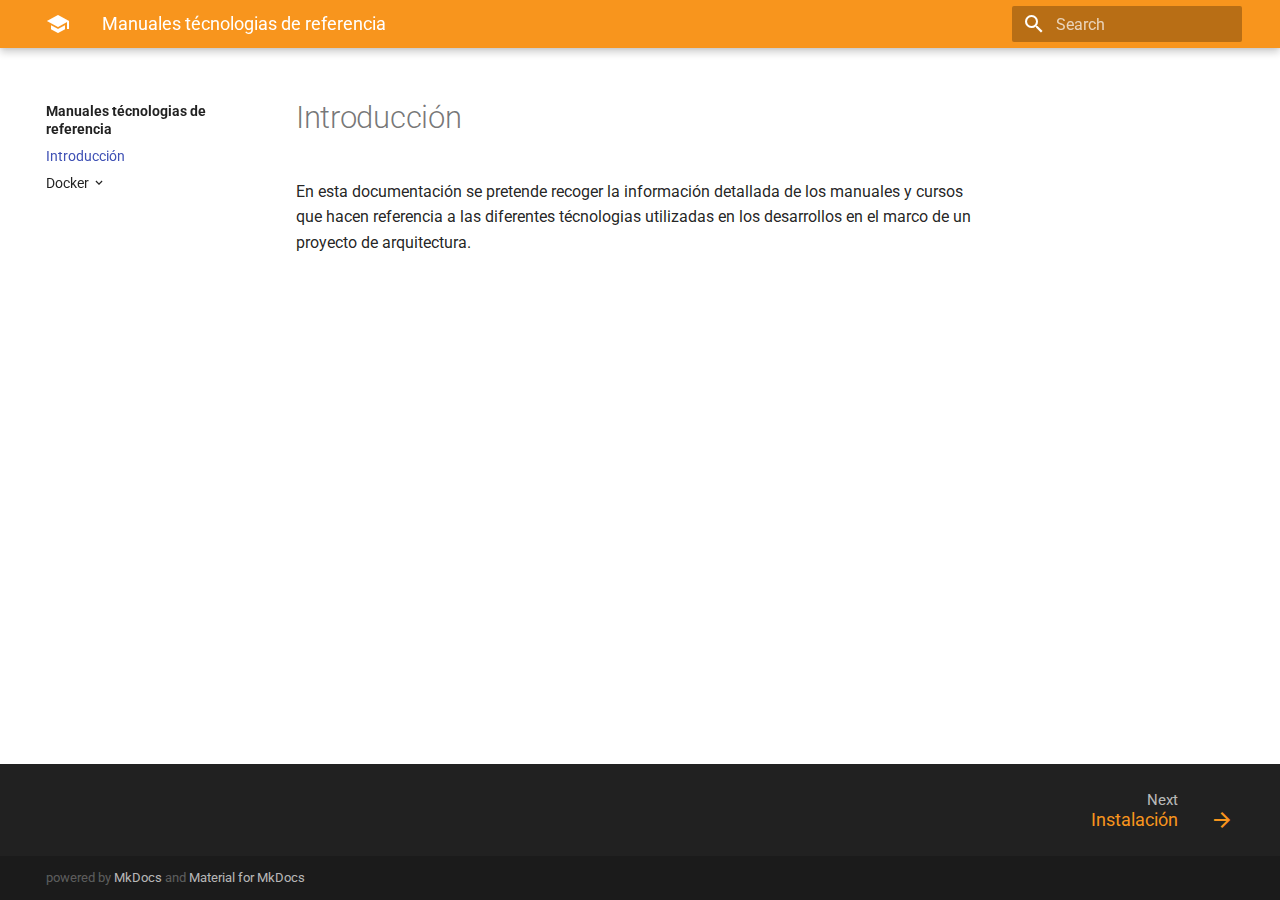
<file: site/index.html>
<!DOCTYPE html>
<html lang="en" class="no-js">
  <head>
    
      <meta charset="utf-8">
      <meta name="viewport" content="width=device-width,initial-scale=1">
      <meta http-equiv="x-ua-compatible" content="ie=edge">
      
      
      
      
        <meta name="lang:clipboard.copy" content="Copy to clipboard">
      
        <meta name="lang:clipboard.copied" content="Copied to clipboard">
      
        <meta name="lang:search.language" content="en">
      
        <meta name="lang:search.pipeline.stopwords" content="True">
      
        <meta name="lang:search.pipeline.trimmer" content="True">
      
        <meta name="lang:search.result.none" content="No matching documents">
      
        <meta name="lang:search.result.one" content="1 matching document">
      
        <meta name="lang:search.result.other" content="# matching documents">
      
        <meta name="lang:search.tokenizer" content="[\s\-]+">
      
      <link rel="shortcut icon" href="./assets/images/favicon.png">
      <meta name="generator" content="mkdocs-0.17.4, mkdocs-material-2.8.0">
    
    
      
        <title>Manuales técnologias de referencia</title>
      
    
    
      <link rel="stylesheet" href="./assets/stylesheets/application.e8ff00e1.css">
      
    
    
      <script src="./assets/javascripts/modernizr.1aa3b519.js"></script>
    
    
      <link href="https://fonts.gstatic.com" rel="preconnect" crossorigin>
      
        <link rel="stylesheet" href="https://fonts.googleapis.com/css?family=Roboto:300,400,400i,700|Roboto+Mono">
        <style>body,input{font-family:"Roboto","Helvetica Neue",Helvetica,Arial,sans-serif}code,kbd,pre{font-family:"Roboto Mono","Courier New",Courier,monospace}</style>
      
    
    <link rel="stylesheet" href="./assets/fonts/material-icons.css">
    
      <link rel="stylesheet" href="./extra.css">
    
    
  </head>
  
    <body dir="ltr">
  
    <svg class="md-svg">
      <defs>
        
        
      </defs>
    </svg>
    <input class="md-toggle" data-md-toggle="drawer" type="checkbox" id="__drawer" autocomplete="off">
    <input class="md-toggle" data-md-toggle="search" type="checkbox" id="__search" autocomplete="off">
    <label class="md-overlay" data-md-component="overlay" for="__drawer"></label>
    
      <a href="#introduccion" tabindex="1" class="md-skip">
        Skip to content
      </a>
    
    
      <header class="md-header" data-md-component="header">
  <nav class="md-header-nav md-grid">
    <div class="md-flex">
      <div class="md-flex__cell md-flex__cell--shrink">
        <a href="." title="Manuales técnologias de referencia" class="md-header-nav__button md-logo">
          
            <i class="md-icon"></i>
          
        </a>
      </div>
      <div class="md-flex__cell md-flex__cell--shrink">
        <label class="md-icon md-icon--menu md-header-nav__button" for="__drawer"></label>
      </div>
      <div class="md-flex__cell md-flex__cell--stretch">
        <div class="md-flex__ellipsis md-header-nav__title" data-md-component="title">
          
            
              <span class="md-header-nav__topic">
                Manuales técnologias de referencia
              </span>
              <span class="md-header-nav__topic">
                Introducción
              </span>
            
          
        </div>
      </div>
      <div class="md-flex__cell md-flex__cell--shrink">
        
          
            <label class="md-icon md-icon--search md-header-nav__button" for="__search"></label>
            
<div class="md-search" data-md-component="search" role="dialog">
  <label class="md-search__overlay" for="__search"></label>
  <div class="md-search__inner" role="search">
    <form class="md-search__form" name="search">
      <input type="text" class="md-search__input" name="query" placeholder="Search" autocapitalize="off" autocorrect="off" autocomplete="off" spellcheck="false" data-md-component="query" data-md-state="active">
      <label class="md-icon md-search__icon" for="__search"></label>
      <button type="reset" class="md-icon md-search__icon" data-md-component="reset" tabindex="-1">
        &#xE5CD;
      </button>
    </form>
    <div class="md-search__output">
      <div class="md-search__scrollwrap" data-md-scrollfix>
        <div class="md-search-result" data-md-component="result">
          <div class="md-search-result__meta">
            Type to start searching
          </div>
          <ol class="md-search-result__list"></ol>
        </div>
      </div>
    </div>
  </div>
</div>
          
        
      </div>
      
    </div>
  </nav>
</header>
    
    <div class="md-container">
      
        
      
      
      <main class="md-main">
        <div class="md-main__inner md-grid" data-md-component="container">
          
            
              <div class="md-sidebar md-sidebar--primary" data-md-component="navigation">
                <div class="md-sidebar__scrollwrap">
                  <div class="md-sidebar__inner">
                    <nav class="md-nav md-nav--primary" data-md-level="0">
  <label class="md-nav__title md-nav__title--site" for="__drawer">
    <span class="md-nav__button md-logo">
      
        <i class="md-icon"></i>
      
    </span>
    Manuales técnologias de referencia
  </label>
  
  <ul class="md-nav__list" data-md-scrollfix>
    
      
      
      

  


  <li class="md-nav__item md-nav__item--active">
    
    <input class="md-toggle md-nav__toggle" data-md-toggle="toc" type="checkbox" id="__toc">
    
      
    
    
    <a href="." title="Introducción" class="md-nav__link md-nav__link--active">
      Introducción
    </a>
    
  </li>

    
      
      
      


  <li class="md-nav__item md-nav__item--nested">
    
      <input class="md-toggle md-nav__toggle" data-md-toggle="nav-2" type="checkbox" id="nav-2">
    
    <label class="md-nav__link" for="nav-2">
      Docker
    </label>
    <nav class="md-nav" data-md-component="collapsible" data-md-level="1">
      <label class="md-nav__title" for="nav-2">
        Docker
      </label>
      <ul class="md-nav__list" data-md-scrollfix>
        
        
          
          
          


  <li class="md-nav__item">
    <a href="docker/instalacion/" title="Instalación" class="md-nav__link">
      Instalación
    </a>
  </li>

        
          
          
          


  <li class="md-nav__item">
    <a href="docker/imagenes/" title="Imagenes" class="md-nav__link">
      Imagenes
    </a>
  </li>

        
          
          
          


  <li class="md-nav__item">
    <a href="docker/contenedores/" title="Contenedores" class="md-nav__link">
      Contenedores
    </a>
  </li>

        
      </ul>
    </nav>
  </li>

    
  </ul>
</nav>
                  </div>
                </div>
              </div>
            
            
              <div class="md-sidebar md-sidebar--secondary" data-md-component="toc">
                <div class="md-sidebar__scrollwrap">
                  <div class="md-sidebar__inner">
                    
<nav class="md-nav md-nav--secondary">
  
  
    
  
  
</nav>
                  </div>
                </div>
              </div>
            
          
          <div class="md-content">
            <article class="md-content__inner md-typeset">
              
                
                
                <h1 id="introduccion">Introducción</h1>
<p>En esta documentación se pretende recoger la información detallada de los manuales y cursos que hacen referencia a las diferentes técnologias utilizadas en los desarrollos en el marco de un proyecto de arquitectura.</p>
                
                  
                
              
              
                


              
            </article>
          </div>
        </div>
      </main>
      
        
<footer class="md-footer">
  
    <div class="md-footer-nav">
      <nav class="md-footer-nav__inner md-grid">
        
        
          <a href="docker/instalacion/" title="Instalación" class="md-flex md-footer-nav__link md-footer-nav__link--next" rel="next">
            <div class="md-flex__cell md-flex__cell--stretch md-footer-nav__title">
              <span class="md-flex__ellipsis">
                <span class="md-footer-nav__direction">
                  Next
                </span>
                Instalación
              </span>
            </div>
            <div class="md-flex__cell md-flex__cell--shrink">
              <i class="md-icon md-icon--arrow-forward md-footer-nav__button"></i>
            </div>
          </a>
        
      </nav>
    </div>
  
  <div class="md-footer-meta md-typeset">
    <div class="md-footer-meta__inner md-grid">
      <div class="md-footer-copyright">
        
        powered by
        <a href="https://www.mkdocs.org">MkDocs</a>
        and
        <a href="https://squidfunk.github.io/mkdocs-material/">
          Material for MkDocs</a>
      </div>
      
        
      
    </div>
  </div>
</footer>
      
    </div>
    
      <script src="./assets/javascripts/application.a59e2a89.js"></script>
      
      <script>app.initialize({version:"0.17.4",url:{base:"."}})</script>
      
    
    
      
    
  </body>
</html>
</file>
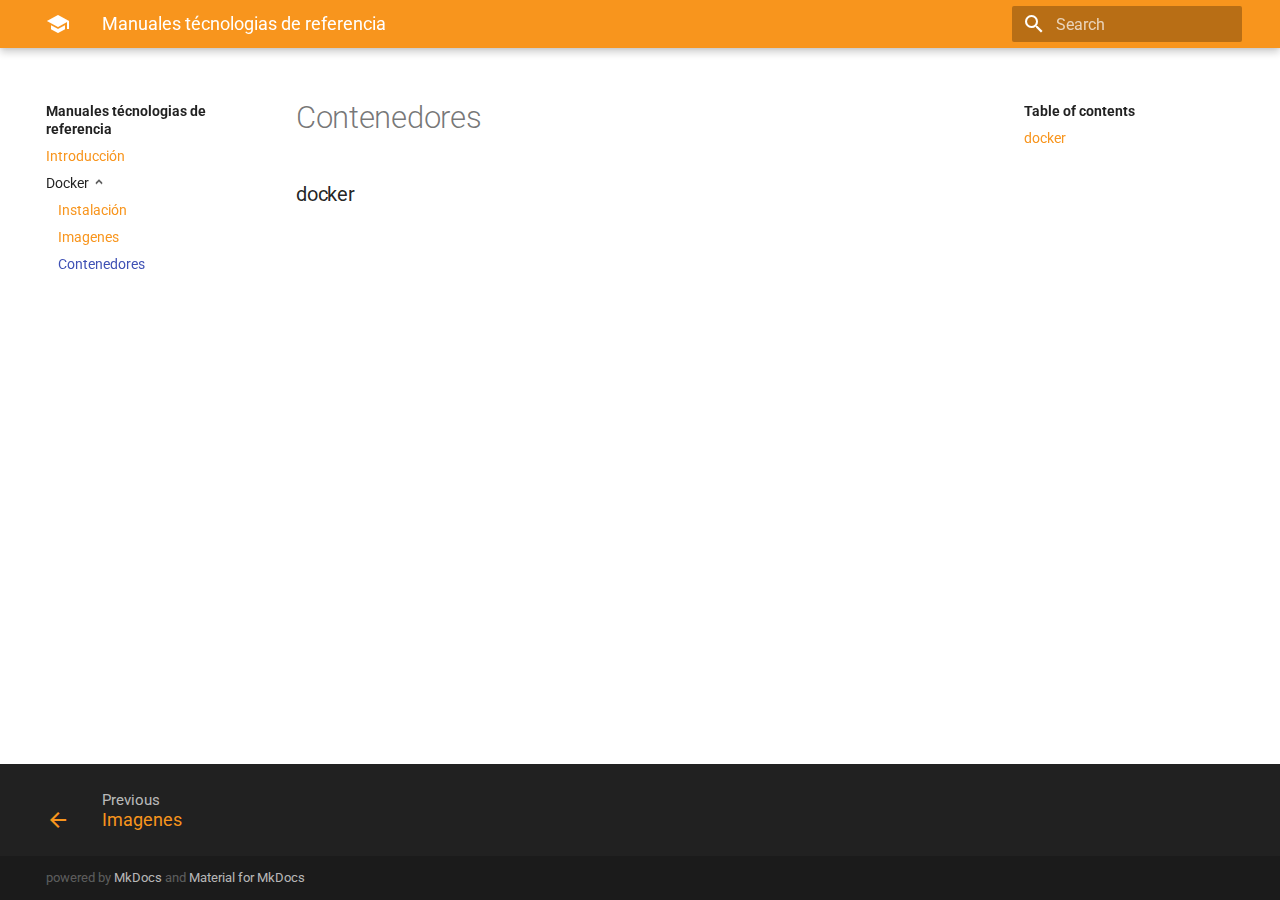
<file: site/docker/contenedores/index.html>
<!DOCTYPE html>
<html lang="en" class="no-js">
  <head>
    
      <meta charset="utf-8">
      <meta name="viewport" content="width=device-width,initial-scale=1">
      <meta http-equiv="x-ua-compatible" content="ie=edge">
      
      
      
      
        <meta name="lang:clipboard.copy" content="Copy to clipboard">
      
        <meta name="lang:clipboard.copied" content="Copied to clipboard">
      
        <meta name="lang:search.language" content="en">
      
        <meta name="lang:search.pipeline.stopwords" content="True">
      
        <meta name="lang:search.pipeline.trimmer" content="True">
      
        <meta name="lang:search.result.none" content="No matching documents">
      
        <meta name="lang:search.result.one" content="1 matching document">
      
        <meta name="lang:search.result.other" content="# matching documents">
      
        <meta name="lang:search.tokenizer" content="[\s\-]+">
      
      <link rel="shortcut icon" href="../../assets/images/favicon.png">
      <meta name="generator" content="mkdocs-0.17.4, mkdocs-material-2.8.0">
    
    
      
        <title>Contenedores - Manuales técnologias de referencia</title>
      
    
    
      <link rel="stylesheet" href="../../assets/stylesheets/application.e8ff00e1.css">
      
    
    
      <script src="../../assets/javascripts/modernizr.1aa3b519.js"></script>
    
    
      <link href="https://fonts.gstatic.com" rel="preconnect" crossorigin>
      
        <link rel="stylesheet" href="https://fonts.googleapis.com/css?family=Roboto:300,400,400i,700|Roboto+Mono">
        <style>body,input{font-family:"Roboto","Helvetica Neue",Helvetica,Arial,sans-serif}code,kbd,pre{font-family:"Roboto Mono","Courier New",Courier,monospace}</style>
      
    
    <link rel="stylesheet" href="../../assets/fonts/material-icons.css">
    
      <link rel="stylesheet" href="../../extra.css">
    
    
  </head>
  
    <body dir="ltr">
  
    <svg class="md-svg">
      <defs>
        
        
      </defs>
    </svg>
    <input class="md-toggle" data-md-toggle="drawer" type="checkbox" id="__drawer" autocomplete="off">
    <input class="md-toggle" data-md-toggle="search" type="checkbox" id="__search" autocomplete="off">
    <label class="md-overlay" data-md-component="overlay" for="__drawer"></label>
    
      <a href="#docker" tabindex="1" class="md-skip">
        Skip to content
      </a>
    
    
      <header class="md-header" data-md-component="header">
  <nav class="md-header-nav md-grid">
    <div class="md-flex">
      <div class="md-flex__cell md-flex__cell--shrink">
        <a href="../.." title="Manuales técnologias de referencia" class="md-header-nav__button md-logo">
          
            <i class="md-icon"></i>
          
        </a>
      </div>
      <div class="md-flex__cell md-flex__cell--shrink">
        <label class="md-icon md-icon--menu md-header-nav__button" for="__drawer"></label>
      </div>
      <div class="md-flex__cell md-flex__cell--stretch">
        <div class="md-flex__ellipsis md-header-nav__title" data-md-component="title">
          
            
              <span class="md-header-nav__topic">
                Manuales técnologias de referencia
              </span>
              <span class="md-header-nav__topic">
                Contenedores
              </span>
            
          
        </div>
      </div>
      <div class="md-flex__cell md-flex__cell--shrink">
        
          
            <label class="md-icon md-icon--search md-header-nav__button" for="__search"></label>
            
<div class="md-search" data-md-component="search" role="dialog">
  <label class="md-search__overlay" for="__search"></label>
  <div class="md-search__inner" role="search">
    <form class="md-search__form" name="search">
      <input type="text" class="md-search__input" name="query" placeholder="Search" autocapitalize="off" autocorrect="off" autocomplete="off" spellcheck="false" data-md-component="query" data-md-state="active">
      <label class="md-icon md-search__icon" for="__search"></label>
      <button type="reset" class="md-icon md-search__icon" data-md-component="reset" tabindex="-1">
        &#xE5CD;
      </button>
    </form>
    <div class="md-search__output">
      <div class="md-search__scrollwrap" data-md-scrollfix>
        <div class="md-search-result" data-md-component="result">
          <div class="md-search-result__meta">
            Type to start searching
          </div>
          <ol class="md-search-result__list"></ol>
        </div>
      </div>
    </div>
  </div>
</div>
          
        
      </div>
      
    </div>
  </nav>
</header>
    
    <div class="md-container">
      
        
      
      
      <main class="md-main">
        <div class="md-main__inner md-grid" data-md-component="container">
          
            
              <div class="md-sidebar md-sidebar--primary" data-md-component="navigation">
                <div class="md-sidebar__scrollwrap">
                  <div class="md-sidebar__inner">
                    <nav class="md-nav md-nav--primary" data-md-level="0">
  <label class="md-nav__title md-nav__title--site" for="__drawer">
    <span class="md-nav__button md-logo">
      
        <i class="md-icon"></i>
      
    </span>
    Manuales técnologias de referencia
  </label>
  
  <ul class="md-nav__list" data-md-scrollfix>
    
      
      
      


  <li class="md-nav__item">
    <a href="../.." title="Introducción" class="md-nav__link">
      Introducción
    </a>
  </li>

    
      
      
      

  


  <li class="md-nav__item md-nav__item--active md-nav__item--nested">
    
      <input class="md-toggle md-nav__toggle" data-md-toggle="nav-2" type="checkbox" id="nav-2" checked>
    
    <label class="md-nav__link" for="nav-2">
      Docker
    </label>
    <nav class="md-nav" data-md-component="collapsible" data-md-level="1">
      <label class="md-nav__title" for="nav-2">
        Docker
      </label>
      <ul class="md-nav__list" data-md-scrollfix>
        
        
          
          
          


  <li class="md-nav__item">
    <a href="../instalacion/" title="Instalación" class="md-nav__link">
      Instalación
    </a>
  </li>

        
          
          
          


  <li class="md-nav__item">
    <a href="../imagenes/" title="Imagenes" class="md-nav__link">
      Imagenes
    </a>
  </li>

        
          
          
          

  


  <li class="md-nav__item md-nav__item--active">
    
    <input class="md-toggle md-nav__toggle" data-md-toggle="toc" type="checkbox" id="__toc">
    
    
      <label class="md-nav__link md-nav__link--active" for="__toc">
        Contenedores
      </label>
    
    <a href="./" title="Contenedores" class="md-nav__link md-nav__link--active">
      Contenedores
    </a>
    
      
<nav class="md-nav md-nav--secondary">
  
  
  
    <label class="md-nav__title" for="__toc">Table of contents</label>
    <ul class="md-nav__list" data-md-scrollfix>
      
        <li class="md-nav__item">
  <a href="#docker" title="docker" class="md-nav__link">
    docker
  </a>
  
</li>
      
      
      
      
      
    </ul>
  
</nav>
    
  </li>

        
      </ul>
    </nav>
  </li>

    
  </ul>
</nav>
                  </div>
                </div>
              </div>
            
            
              <div class="md-sidebar md-sidebar--secondary" data-md-component="toc">
                <div class="md-sidebar__scrollwrap">
                  <div class="md-sidebar__inner">
                    
<nav class="md-nav md-nav--secondary">
  
  
  
    <label class="md-nav__title" for="__toc">Table of contents</label>
    <ul class="md-nav__list" data-md-scrollfix>
      
        <li class="md-nav__item">
  <a href="#docker" title="docker" class="md-nav__link">
    docker
  </a>
  
</li>
      
      
      
      
      
    </ul>
  
</nav>
                  </div>
                </div>
              </div>
            
          
          <div class="md-content">
            <article class="md-content__inner md-typeset">
              
                
                
                  <h1>Contenedores</h1>
                
                <h3 id="docker">docker</h3>
                
                  
                
              
              
                


              
            </article>
          </div>
        </div>
      </main>
      
        
<footer class="md-footer">
  
    <div class="md-footer-nav">
      <nav class="md-footer-nav__inner md-grid">
        
          <a href="../imagenes/" title="Imagenes" class="md-flex md-footer-nav__link md-footer-nav__link--prev" rel="prev">
            <div class="md-flex__cell md-flex__cell--shrink">
              <i class="md-icon md-icon--arrow-back md-footer-nav__button"></i>
            </div>
            <div class="md-flex__cell md-flex__cell--stretch md-footer-nav__title">
              <span class="md-flex__ellipsis">
                <span class="md-footer-nav__direction">
                  Previous
                </span>
                Imagenes
              </span>
            </div>
          </a>
        
        
      </nav>
    </div>
  
  <div class="md-footer-meta md-typeset">
    <div class="md-footer-meta__inner md-grid">
      <div class="md-footer-copyright">
        
        powered by
        <a href="https://www.mkdocs.org">MkDocs</a>
        and
        <a href="https://squidfunk.github.io/mkdocs-material/">
          Material for MkDocs</a>
      </div>
      
        
      
    </div>
  </div>
</footer>
      
    </div>
    
      <script src="../../assets/javascripts/application.a59e2a89.js"></script>
      
      <script>app.initialize({version:"0.17.4",url:{base:"../.."}})</script>
      
    
    
      
    
  </body>
</html>
</file>
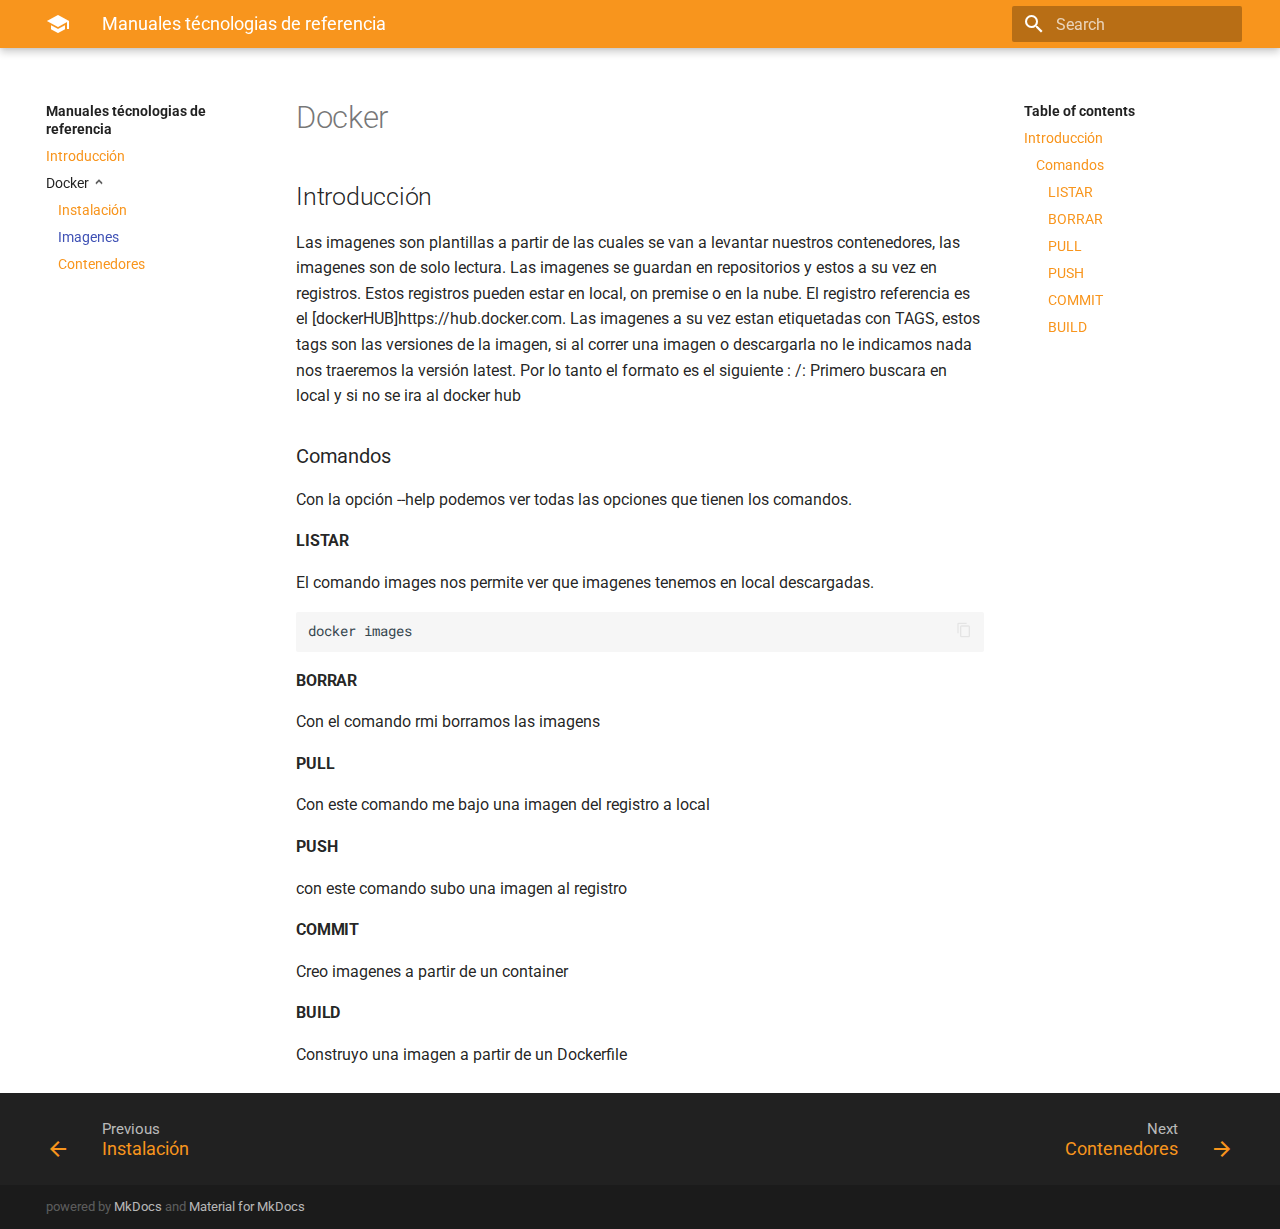
<file: site/docker/imagenes/index.html>
<!DOCTYPE html>
<html lang="en" class="no-js">
  <head>
    
      <meta charset="utf-8">
      <meta name="viewport" content="width=device-width,initial-scale=1">
      <meta http-equiv="x-ua-compatible" content="ie=edge">
      
      
      
      
        <meta name="lang:clipboard.copy" content="Copy to clipboard">
      
        <meta name="lang:clipboard.copied" content="Copied to clipboard">
      
        <meta name="lang:search.language" content="en">
      
        <meta name="lang:search.pipeline.stopwords" content="True">
      
        <meta name="lang:search.pipeline.trimmer" content="True">
      
        <meta name="lang:search.result.none" content="No matching documents">
      
        <meta name="lang:search.result.one" content="1 matching document">
      
        <meta name="lang:search.result.other" content="# matching documents">
      
        <meta name="lang:search.tokenizer" content="[\s\-]+">
      
      <link rel="shortcut icon" href="../../assets/images/favicon.png">
      <meta name="generator" content="mkdocs-0.17.4, mkdocs-material-2.8.0">
    
    
      
        <title>Imagenes - Manuales técnologias de referencia</title>
      
    
    
      <link rel="stylesheet" href="../../assets/stylesheets/application.e8ff00e1.css">
      
    
    
      <script src="../../assets/javascripts/modernizr.1aa3b519.js"></script>
    
    
      <link href="https://fonts.gstatic.com" rel="preconnect" crossorigin>
      
        <link rel="stylesheet" href="https://fonts.googleapis.com/css?family=Roboto:300,400,400i,700|Roboto+Mono">
        <style>body,input{font-family:"Roboto","Helvetica Neue",Helvetica,Arial,sans-serif}code,kbd,pre{font-family:"Roboto Mono","Courier New",Courier,monospace}</style>
      
    
    <link rel="stylesheet" href="../../assets/fonts/material-icons.css">
    
      <link rel="stylesheet" href="../../extra.css">
    
    
  </head>
  
    <body dir="ltr">
  
    <svg class="md-svg">
      <defs>
        
        
      </defs>
    </svg>
    <input class="md-toggle" data-md-toggle="drawer" type="checkbox" id="__drawer" autocomplete="off">
    <input class="md-toggle" data-md-toggle="search" type="checkbox" id="__search" autocomplete="off">
    <label class="md-overlay" data-md-component="overlay" for="__drawer"></label>
    
      <a href="#docker" tabindex="1" class="md-skip">
        Skip to content
      </a>
    
    
      <header class="md-header" data-md-component="header">
  <nav class="md-header-nav md-grid">
    <div class="md-flex">
      <div class="md-flex__cell md-flex__cell--shrink">
        <a href="../.." title="Manuales técnologias de referencia" class="md-header-nav__button md-logo">
          
            <i class="md-icon"></i>
          
        </a>
      </div>
      <div class="md-flex__cell md-flex__cell--shrink">
        <label class="md-icon md-icon--menu md-header-nav__button" for="__drawer"></label>
      </div>
      <div class="md-flex__cell md-flex__cell--stretch">
        <div class="md-flex__ellipsis md-header-nav__title" data-md-component="title">
          
            
              <span class="md-header-nav__topic">
                Manuales técnologias de referencia
              </span>
              <span class="md-header-nav__topic">
                Imagenes
              </span>
            
          
        </div>
      </div>
      <div class="md-flex__cell md-flex__cell--shrink">
        
          
            <label class="md-icon md-icon--search md-header-nav__button" for="__search"></label>
            
<div class="md-search" data-md-component="search" role="dialog">
  <label class="md-search__overlay" for="__search"></label>
  <div class="md-search__inner" role="search">
    <form class="md-search__form" name="search">
      <input type="text" class="md-search__input" name="query" placeholder="Search" autocapitalize="off" autocorrect="off" autocomplete="off" spellcheck="false" data-md-component="query" data-md-state="active">
      <label class="md-icon md-search__icon" for="__search"></label>
      <button type="reset" class="md-icon md-search__icon" data-md-component="reset" tabindex="-1">
        &#xE5CD;
      </button>
    </form>
    <div class="md-search__output">
      <div class="md-search__scrollwrap" data-md-scrollfix>
        <div class="md-search-result" data-md-component="result">
          <div class="md-search-result__meta">
            Type to start searching
          </div>
          <ol class="md-search-result__list"></ol>
        </div>
      </div>
    </div>
  </div>
</div>
          
        
      </div>
      
    </div>
  </nav>
</header>
    
    <div class="md-container">
      
        
      
      
      <main class="md-main">
        <div class="md-main__inner md-grid" data-md-component="container">
          
            
              <div class="md-sidebar md-sidebar--primary" data-md-component="navigation">
                <div class="md-sidebar__scrollwrap">
                  <div class="md-sidebar__inner">
                    <nav class="md-nav md-nav--primary" data-md-level="0">
  <label class="md-nav__title md-nav__title--site" for="__drawer">
    <span class="md-nav__button md-logo">
      
        <i class="md-icon"></i>
      
    </span>
    Manuales técnologias de referencia
  </label>
  
  <ul class="md-nav__list" data-md-scrollfix>
    
      
      
      


  <li class="md-nav__item">
    <a href="../.." title="Introducción" class="md-nav__link">
      Introducción
    </a>
  </li>

    
      
      
      

  


  <li class="md-nav__item md-nav__item--active md-nav__item--nested">
    
      <input class="md-toggle md-nav__toggle" data-md-toggle="nav-2" type="checkbox" id="nav-2" checked>
    
    <label class="md-nav__link" for="nav-2">
      Docker
    </label>
    <nav class="md-nav" data-md-component="collapsible" data-md-level="1">
      <label class="md-nav__title" for="nav-2">
        Docker
      </label>
      <ul class="md-nav__list" data-md-scrollfix>
        
        
          
          
          


  <li class="md-nav__item">
    <a href="../instalacion/" title="Instalación" class="md-nav__link">
      Instalación
    </a>
  </li>

        
          
          
          

  


  <li class="md-nav__item md-nav__item--active">
    
    <input class="md-toggle md-nav__toggle" data-md-toggle="toc" type="checkbox" id="__toc">
    
      
    
    
      <label class="md-nav__link md-nav__link--active" for="__toc">
        Imagenes
      </label>
    
    <a href="./" title="Imagenes" class="md-nav__link md-nav__link--active">
      Imagenes
    </a>
    
      
<nav class="md-nav md-nav--secondary">
  
  
    
  
  
    <label class="md-nav__title" for="__toc">Table of contents</label>
    <ul class="md-nav__list" data-md-scrollfix>
      
        <li class="md-nav__item">
  <a href="#introduccion" title="Introducción" class="md-nav__link">
    Introducción
  </a>
  
    <nav class="md-nav">
      <ul class="md-nav__list">
        
          <li class="md-nav__item">
  <a href="#comandos" title="Comandos" class="md-nav__link">
    Comandos
  </a>
  
    <nav class="md-nav">
      <ul class="md-nav__list">
        
          <li class="md-nav__item">
  <a href="#listar" title="LISTAR" class="md-nav__link">
    LISTAR
  </a>
  
</li>
        
          <li class="md-nav__item">
  <a href="#borrar" title="BORRAR" class="md-nav__link">
    BORRAR
  </a>
  
</li>
        
          <li class="md-nav__item">
  <a href="#pull" title="PULL" class="md-nav__link">
    PULL
  </a>
  
</li>
        
          <li class="md-nav__item">
  <a href="#push" title="PUSH" class="md-nav__link">
    PUSH
  </a>
  
</li>
        
          <li class="md-nav__item">
  <a href="#commit" title="COMMIT" class="md-nav__link">
    COMMIT
  </a>
  
</li>
        
          <li class="md-nav__item">
  <a href="#build" title="BUILD" class="md-nav__link">
    BUILD
  </a>
  
</li>
        
      </ul>
    </nav>
  
</li>
        
      </ul>
    </nav>
  
</li>
      
      
      
      
      
    </ul>
  
</nav>
    
  </li>

        
          
          
          


  <li class="md-nav__item">
    <a href="../contenedores/" title="Contenedores" class="md-nav__link">
      Contenedores
    </a>
  </li>

        
      </ul>
    </nav>
  </li>

    
  </ul>
</nav>
                  </div>
                </div>
              </div>
            
            
              <div class="md-sidebar md-sidebar--secondary" data-md-component="toc">
                <div class="md-sidebar__scrollwrap">
                  <div class="md-sidebar__inner">
                    
<nav class="md-nav md-nav--secondary">
  
  
    
  
  
    <label class="md-nav__title" for="__toc">Table of contents</label>
    <ul class="md-nav__list" data-md-scrollfix>
      
        <li class="md-nav__item">
  <a href="#introduccion" title="Introducción" class="md-nav__link">
    Introducción
  </a>
  
    <nav class="md-nav">
      <ul class="md-nav__list">
        
          <li class="md-nav__item">
  <a href="#comandos" title="Comandos" class="md-nav__link">
    Comandos
  </a>
  
    <nav class="md-nav">
      <ul class="md-nav__list">
        
          <li class="md-nav__item">
  <a href="#listar" title="LISTAR" class="md-nav__link">
    LISTAR
  </a>
  
</li>
        
          <li class="md-nav__item">
  <a href="#borrar" title="BORRAR" class="md-nav__link">
    BORRAR
  </a>
  
</li>
        
          <li class="md-nav__item">
  <a href="#pull" title="PULL" class="md-nav__link">
    PULL
  </a>
  
</li>
        
          <li class="md-nav__item">
  <a href="#push" title="PUSH" class="md-nav__link">
    PUSH
  </a>
  
</li>
        
          <li class="md-nav__item">
  <a href="#commit" title="COMMIT" class="md-nav__link">
    COMMIT
  </a>
  
</li>
        
          <li class="md-nav__item">
  <a href="#build" title="BUILD" class="md-nav__link">
    BUILD
  </a>
  
</li>
        
      </ul>
    </nav>
  
</li>
        
      </ul>
    </nav>
  
</li>
      
      
      
      
      
    </ul>
  
</nav>
                  </div>
                </div>
              </div>
            
          
          <div class="md-content">
            <article class="md-content__inner md-typeset">
              
                
                
                <h1 id="docker">Docker</h1>
<h2 id="introduccion">Introducción</h2>
<p>Las imagenes son plantillas a partir de las cuales se van a levantar nuestros contenedores, las imagenes son de solo lectura. Las imagenes se guardan en 
repositorios y estos a su vez en registros. Estos registros pueden estar en local, on premise o en la nube. El registro referencia es el [dockerHUB]https://hub.docker.com.
Las imagenes a su vez estan etiquetadas con TAGS, estos tags son las versiones de la imagen, si al correr una imagen o descargarla no le indicamos nada nos traeremos la versión latest. Por lo tanto el formato es el siguiente :
<repositorio>/<nombreimagen>:<tag>
Primero buscara en local y si no se ira al docker hub</p>
<h3 id="comandos">Comandos</h3>
<p>Con la opción --help podemos ver todas las opciones que tienen los comandos.</p>
<h4 id="listar">LISTAR</h4>
<p>El comando images nos permite ver que imagenes tenemos en local descargadas. </p>
<pre><code class="bash">docker images
</code></pre>

<h4 id="borrar">BORRAR</h4>
<p>Con el comando rmi borramos las imagens</p>
<h4 id="pull">PULL</h4>
<p>Con este comando me bajo una imagen del registro a local</p>
<h4 id="push">PUSH</h4>
<p>con este comando subo una imagen al registro</p>
<h4 id="commit">COMMIT</h4>
<p>Creo imagenes a partir de un container</p>
<h4 id="build">BUILD</h4>
<p>Construyo una imagen a partir de un Dockerfile</p>
                
                  
                
              
              
                


              
            </article>
          </div>
        </div>
      </main>
      
        
<footer class="md-footer">
  
    <div class="md-footer-nav">
      <nav class="md-footer-nav__inner md-grid">
        
          <a href="../instalacion/" title="Instalación" class="md-flex md-footer-nav__link md-footer-nav__link--prev" rel="prev">
            <div class="md-flex__cell md-flex__cell--shrink">
              <i class="md-icon md-icon--arrow-back md-footer-nav__button"></i>
            </div>
            <div class="md-flex__cell md-flex__cell--stretch md-footer-nav__title">
              <span class="md-flex__ellipsis">
                <span class="md-footer-nav__direction">
                  Previous
                </span>
                Instalación
              </span>
            </div>
          </a>
        
        
          <a href="../contenedores/" title="Contenedores" class="md-flex md-footer-nav__link md-footer-nav__link--next" rel="next">
            <div class="md-flex__cell md-flex__cell--stretch md-footer-nav__title">
              <span class="md-flex__ellipsis">
                <span class="md-footer-nav__direction">
                  Next
                </span>
                Contenedores
              </span>
            </div>
            <div class="md-flex__cell md-flex__cell--shrink">
              <i class="md-icon md-icon--arrow-forward md-footer-nav__button"></i>
            </div>
          </a>
        
      </nav>
    </div>
  
  <div class="md-footer-meta md-typeset">
    <div class="md-footer-meta__inner md-grid">
      <div class="md-footer-copyright">
        
        powered by
        <a href="https://www.mkdocs.org">MkDocs</a>
        and
        <a href="https://squidfunk.github.io/mkdocs-material/">
          Material for MkDocs</a>
      </div>
      
        
      
    </div>
  </div>
</footer>
      
    </div>
    
      <script src="../../assets/javascripts/application.a59e2a89.js"></script>
      
      <script>app.initialize({version:"0.17.4",url:{base:"../.."}})</script>
      
    
    
      
    
  </body>
</html>
</file>
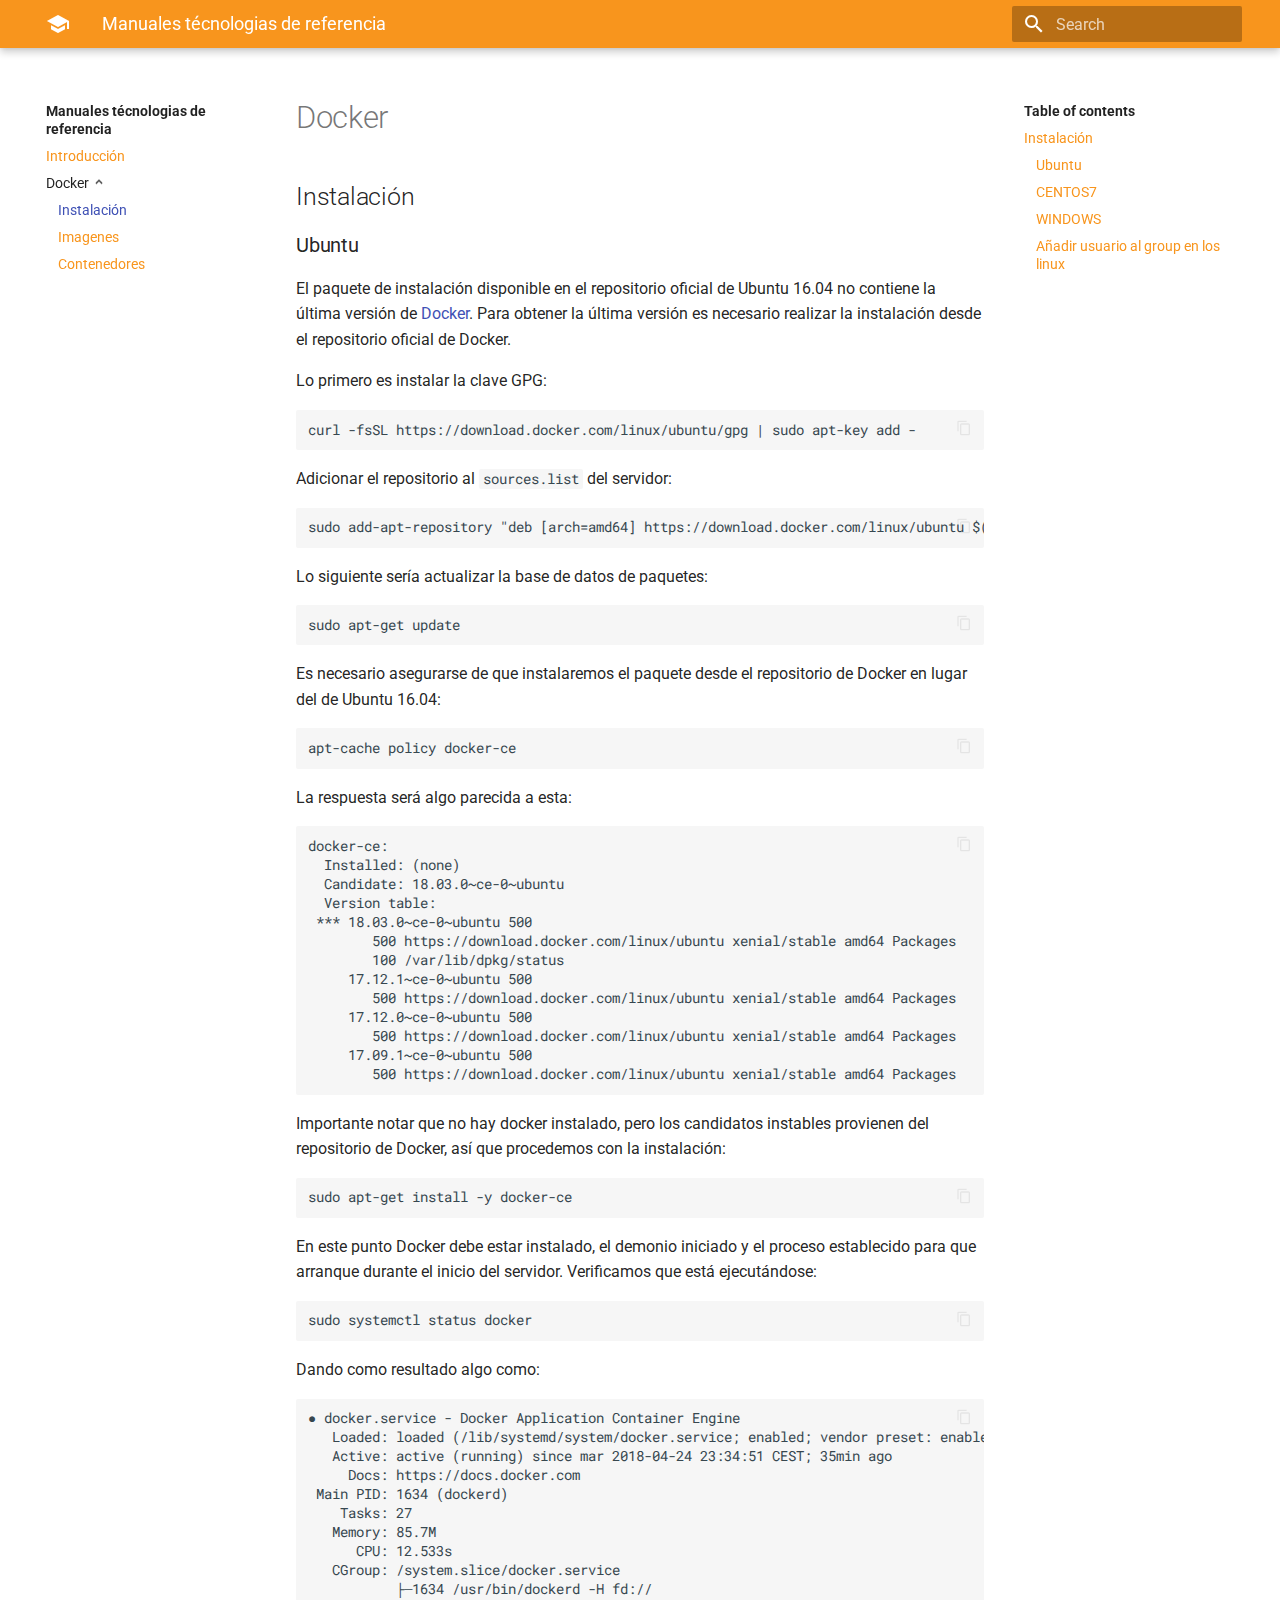
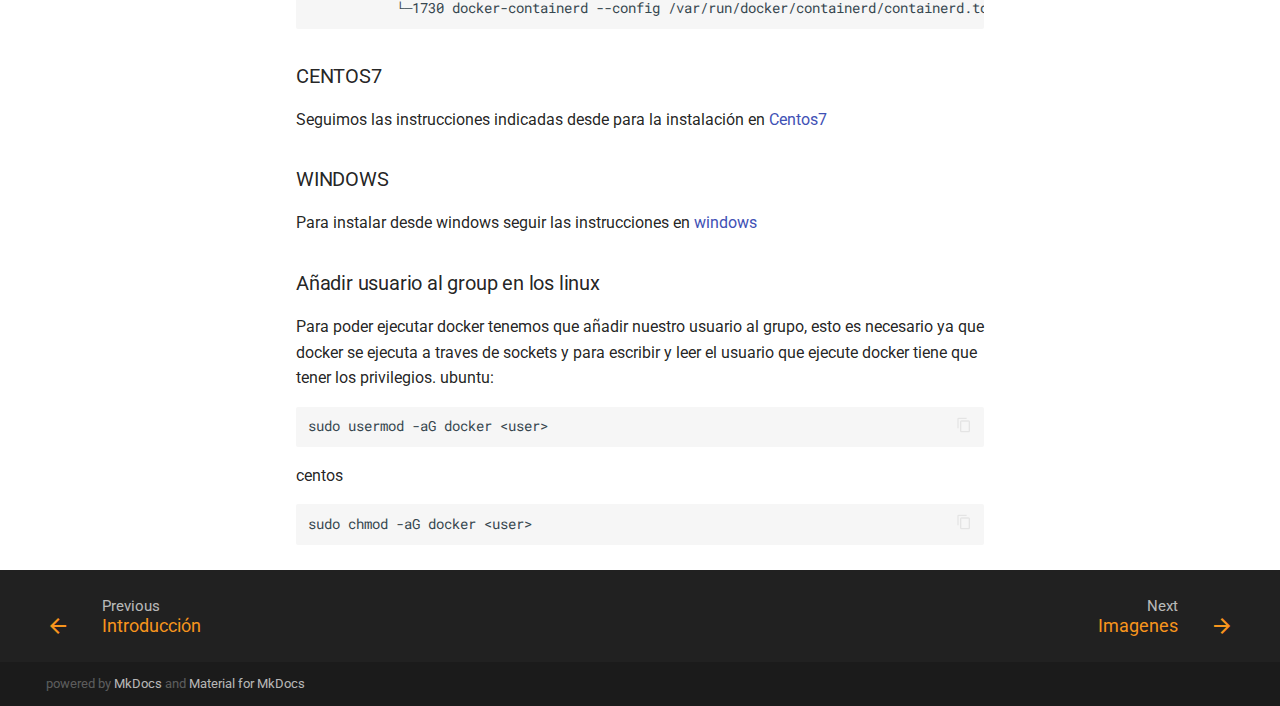
<file: site/docker/instalacion/index.html>
<!DOCTYPE html>
<html lang="en" class="no-js">
  <head>
    
      <meta charset="utf-8">
      <meta name="viewport" content="width=device-width,initial-scale=1">
      <meta http-equiv="x-ua-compatible" content="ie=edge">
      
      
      
      
        <meta name="lang:clipboard.copy" content="Copy to clipboard">
      
        <meta name="lang:clipboard.copied" content="Copied to clipboard">
      
        <meta name="lang:search.language" content="en">
      
        <meta name="lang:search.pipeline.stopwords" content="True">
      
        <meta name="lang:search.pipeline.trimmer" content="True">
      
        <meta name="lang:search.result.none" content="No matching documents">
      
        <meta name="lang:search.result.one" content="1 matching document">
      
        <meta name="lang:search.result.other" content="# matching documents">
      
        <meta name="lang:search.tokenizer" content="[\s\-]+">
      
      <link rel="shortcut icon" href="../../assets/images/favicon.png">
      <meta name="generator" content="mkdocs-0.17.4, mkdocs-material-2.8.0">
    
    
      
        <title>Instalación - Manuales técnologias de referencia</title>
      
    
    
      <link rel="stylesheet" href="../../assets/stylesheets/application.e8ff00e1.css">
      
    
    
      <script src="../../assets/javascripts/modernizr.1aa3b519.js"></script>
    
    
      <link href="https://fonts.gstatic.com" rel="preconnect" crossorigin>
      
        <link rel="stylesheet" href="https://fonts.googleapis.com/css?family=Roboto:300,400,400i,700|Roboto+Mono">
        <style>body,input{font-family:"Roboto","Helvetica Neue",Helvetica,Arial,sans-serif}code,kbd,pre{font-family:"Roboto Mono","Courier New",Courier,monospace}</style>
      
    
    <link rel="stylesheet" href="../../assets/fonts/material-icons.css">
    
      <link rel="stylesheet" href="../../extra.css">
    
    
  </head>
  
    <body dir="ltr">
  
    <svg class="md-svg">
      <defs>
        
        
      </defs>
    </svg>
    <input class="md-toggle" data-md-toggle="drawer" type="checkbox" id="__drawer" autocomplete="off">
    <input class="md-toggle" data-md-toggle="search" type="checkbox" id="__search" autocomplete="off">
    <label class="md-overlay" data-md-component="overlay" for="__drawer"></label>
    
      <a href="#docker" tabindex="1" class="md-skip">
        Skip to content
      </a>
    
    
      <header class="md-header" data-md-component="header">
  <nav class="md-header-nav md-grid">
    <div class="md-flex">
      <div class="md-flex__cell md-flex__cell--shrink">
        <a href="../.." title="Manuales técnologias de referencia" class="md-header-nav__button md-logo">
          
            <i class="md-icon"></i>
          
        </a>
      </div>
      <div class="md-flex__cell md-flex__cell--shrink">
        <label class="md-icon md-icon--menu md-header-nav__button" for="__drawer"></label>
      </div>
      <div class="md-flex__cell md-flex__cell--stretch">
        <div class="md-flex__ellipsis md-header-nav__title" data-md-component="title">
          
            
              <span class="md-header-nav__topic">
                Manuales técnologias de referencia
              </span>
              <span class="md-header-nav__topic">
                Instalación
              </span>
            
          
        </div>
      </div>
      <div class="md-flex__cell md-flex__cell--shrink">
        
          
            <label class="md-icon md-icon--search md-header-nav__button" for="__search"></label>
            
<div class="md-search" data-md-component="search" role="dialog">
  <label class="md-search__overlay" for="__search"></label>
  <div class="md-search__inner" role="search">
    <form class="md-search__form" name="search">
      <input type="text" class="md-search__input" name="query" placeholder="Search" autocapitalize="off" autocorrect="off" autocomplete="off" spellcheck="false" data-md-component="query" data-md-state="active">
      <label class="md-icon md-search__icon" for="__search"></label>
      <button type="reset" class="md-icon md-search__icon" data-md-component="reset" tabindex="-1">
        &#xE5CD;
      </button>
    </form>
    <div class="md-search__output">
      <div class="md-search__scrollwrap" data-md-scrollfix>
        <div class="md-search-result" data-md-component="result">
          <div class="md-search-result__meta">
            Type to start searching
          </div>
          <ol class="md-search-result__list"></ol>
        </div>
      </div>
    </div>
  </div>
</div>
          
        
      </div>
      
    </div>
  </nav>
</header>
    
    <div class="md-container">
      
        
      
      
      <main class="md-main">
        <div class="md-main__inner md-grid" data-md-component="container">
          
            
              <div class="md-sidebar md-sidebar--primary" data-md-component="navigation">
                <div class="md-sidebar__scrollwrap">
                  <div class="md-sidebar__inner">
                    <nav class="md-nav md-nav--primary" data-md-level="0">
  <label class="md-nav__title md-nav__title--site" for="__drawer">
    <span class="md-nav__button md-logo">
      
        <i class="md-icon"></i>
      
    </span>
    Manuales técnologias de referencia
  </label>
  
  <ul class="md-nav__list" data-md-scrollfix>
    
      
      
      


  <li class="md-nav__item">
    <a href="../.." title="Introducción" class="md-nav__link">
      Introducción
    </a>
  </li>

    
      
      
      

  


  <li class="md-nav__item md-nav__item--active md-nav__item--nested">
    
      <input class="md-toggle md-nav__toggle" data-md-toggle="nav-2" type="checkbox" id="nav-2" checked>
    
    <label class="md-nav__link" for="nav-2">
      Docker
    </label>
    <nav class="md-nav" data-md-component="collapsible" data-md-level="1">
      <label class="md-nav__title" for="nav-2">
        Docker
      </label>
      <ul class="md-nav__list" data-md-scrollfix>
        
        
          
          
          

  


  <li class="md-nav__item md-nav__item--active">
    
    <input class="md-toggle md-nav__toggle" data-md-toggle="toc" type="checkbox" id="__toc">
    
      
    
    
      <label class="md-nav__link md-nav__link--active" for="__toc">
        Instalación
      </label>
    
    <a href="./" title="Instalación" class="md-nav__link md-nav__link--active">
      Instalación
    </a>
    
      
<nav class="md-nav md-nav--secondary">
  
  
    
  
  
    <label class="md-nav__title" for="__toc">Table of contents</label>
    <ul class="md-nav__list" data-md-scrollfix>
      
        <li class="md-nav__item">
  <a href="#instalacion" title="Instalación" class="md-nav__link">
    Instalación
  </a>
  
    <nav class="md-nav">
      <ul class="md-nav__list">
        
          <li class="md-nav__item">
  <a href="#ubuntu" title="Ubuntu" class="md-nav__link">
    Ubuntu
  </a>
  
</li>
        
          <li class="md-nav__item">
  <a href="#centos7" title="CENTOS7" class="md-nav__link">
    CENTOS7
  </a>
  
</li>
        
          <li class="md-nav__item">
  <a href="#windows" title="WINDOWS" class="md-nav__link">
    WINDOWS
  </a>
  
</li>
        
          <li class="md-nav__item">
  <a href="#anadir-usuario-al-group-en-los-linux" title="Añadir usuario al group en los linux" class="md-nav__link">
    Añadir usuario al group en los linux
  </a>
  
</li>
        
      </ul>
    </nav>
  
</li>
      
      
      
      
      
    </ul>
  
</nav>
    
  </li>

        
          
          
          


  <li class="md-nav__item">
    <a href="../imagenes/" title="Imagenes" class="md-nav__link">
      Imagenes
    </a>
  </li>

        
          
          
          


  <li class="md-nav__item">
    <a href="../contenedores/" title="Contenedores" class="md-nav__link">
      Contenedores
    </a>
  </li>

        
      </ul>
    </nav>
  </li>

    
  </ul>
</nav>
                  </div>
                </div>
              </div>
            
            
              <div class="md-sidebar md-sidebar--secondary" data-md-component="toc">
                <div class="md-sidebar__scrollwrap">
                  <div class="md-sidebar__inner">
                    
<nav class="md-nav md-nav--secondary">
  
  
    
  
  
    <label class="md-nav__title" for="__toc">Table of contents</label>
    <ul class="md-nav__list" data-md-scrollfix>
      
        <li class="md-nav__item">
  <a href="#instalacion" title="Instalación" class="md-nav__link">
    Instalación
  </a>
  
    <nav class="md-nav">
      <ul class="md-nav__list">
        
          <li class="md-nav__item">
  <a href="#ubuntu" title="Ubuntu" class="md-nav__link">
    Ubuntu
  </a>
  
</li>
        
          <li class="md-nav__item">
  <a href="#centos7" title="CENTOS7" class="md-nav__link">
    CENTOS7
  </a>
  
</li>
        
          <li class="md-nav__item">
  <a href="#windows" title="WINDOWS" class="md-nav__link">
    WINDOWS
  </a>
  
</li>
        
          <li class="md-nav__item">
  <a href="#anadir-usuario-al-group-en-los-linux" title="Añadir usuario al group en los linux" class="md-nav__link">
    Añadir usuario al group en los linux
  </a>
  
</li>
        
      </ul>
    </nav>
  
</li>
      
      
      
      
      
    </ul>
  
</nav>
                  </div>
                </div>
              </div>
            
          
          <div class="md-content">
            <article class="md-content__inner md-typeset">
              
                
                
                <h1 id="docker">Docker</h1>
<h2 id="instalacion">Instalación</h2>
<h3 id="ubuntu">Ubuntu</h3>
<p>El paquete de instalación disponible en el repositorio oficial de Ubuntu 16.04 no contiene la última versión de <a href="https://www.docker.com/">Docker</a>. Para obtener la última versión es necesario realizar la instalación desde el repositorio oficial de Docker.</p>
<p>Lo primero es instalar la clave GPG:</p>
<pre><code class="bash">curl -fsSL https://download.docker.com/linux/ubuntu/gpg | sudo apt-key add -
</code></pre>

<p>Adicionar el repositorio al <code>sources.list</code> del servidor:</p>
<pre><code class="bash">sudo add-apt-repository &quot;deb [arch=amd64] https://download.docker.com/linux/ubuntu $(lsb_release -cs) stable&quot;
</code></pre>

<p>Lo siguiente sería actualizar la base de datos de paquetes:</p>
<pre><code class="bash">sudo apt-get update
</code></pre>

<p>Es necesario asegurarse de que instalaremos el paquete desde el repositorio de Docker en lugar del de Ubuntu 16.04:</p>
<pre><code class="bash">apt-cache policy docker-ce
</code></pre>

<p>La respuesta será algo parecida a esta:</p>
<pre><code class="bash">docker-ce:
  Installed: (none)
  Candidate: 18.03.0~ce-0~ubuntu
  Version table:
 *** 18.03.0~ce-0~ubuntu 500
        500 https://download.docker.com/linux/ubuntu xenial/stable amd64 Packages
        100 /var/lib/dpkg/status
     17.12.1~ce-0~ubuntu 500
        500 https://download.docker.com/linux/ubuntu xenial/stable amd64 Packages
     17.12.0~ce-0~ubuntu 500
        500 https://download.docker.com/linux/ubuntu xenial/stable amd64 Packages
     17.09.1~ce-0~ubuntu 500
        500 https://download.docker.com/linux/ubuntu xenial/stable amd64 Packages
</code></pre>

<p>Importante notar que no hay docker instalado, pero los candidatos instables provienen del repositorio de Docker, así que procedemos con la instalación:</p>
<pre><code class="bash">sudo apt-get install -y docker-ce
</code></pre>

<p>En este punto Docker debe estar instalado, el demonio iniciado y el proceso establecido para que arranque durante el inicio del servidor. Verificamos que está ejecutándose:</p>
<pre><code class="bash">sudo systemctl status docker
</code></pre>

<p>Dando como resultado algo como:</p>
<pre><code class="bash">● docker.service - Docker Application Container Engine
   Loaded: loaded (/lib/systemd/system/docker.service; enabled; vendor preset: enabled)
   Active: active (running) since mar 2018-04-24 23:34:51 CEST; 35min ago
     Docs: https://docs.docker.com
 Main PID: 1634 (dockerd)
    Tasks: 27
   Memory: 85.7M
      CPU: 12.533s
   CGroup: /system.slice/docker.service
           ├─1634 /usr/bin/dockerd -H fd://
           └─1730 docker-containerd --config /var/run/docker/containerd/containerd.toml
</code></pre>

<h3 id="centos7">CENTOS7</h3>
<p>Seguimos las instrucciones indicadas desde para la instalación en <a href="https://docs.docker.com/install/linux/docker-ce/centos/">Centos7</a></p>
<h3 id="windows">WINDOWS</h3>
<p>Para instalar desde windows seguir las instrucciones en <a href="https://docs.docker.com/docker-for-windows/install/">windows</a></p>
<h3 id="anadir-usuario-al-group-en-los-linux">Añadir usuario al group en los linux</h3>
<p>Para poder ejecutar docker tenemos que añadir nuestro usuario al grupo, esto es necesario ya que docker se ejecuta a traves de sockets y para escribir y leer el usuario que ejecute docker tiene que tener los privilegios.
ubuntu:</p>
<pre><code class="bash">sudo usermod -aG docker &lt;user&gt;
</code></pre>

<p>centos</p>
<pre><code class="bash">sudo chmod -aG docker &lt;user&gt;
</code></pre>
                
                  
                
              
              
                


              
            </article>
          </div>
        </div>
      </main>
      
        
<footer class="md-footer">
  
    <div class="md-footer-nav">
      <nav class="md-footer-nav__inner md-grid">
        
          <a href="../.." title="Introducción" class="md-flex md-footer-nav__link md-footer-nav__link--prev" rel="prev">
            <div class="md-flex__cell md-flex__cell--shrink">
              <i class="md-icon md-icon--arrow-back md-footer-nav__button"></i>
            </div>
            <div class="md-flex__cell md-flex__cell--stretch md-footer-nav__title">
              <span class="md-flex__ellipsis">
                <span class="md-footer-nav__direction">
                  Previous
                </span>
                Introducción
              </span>
            </div>
          </a>
        
        
          <a href="../imagenes/" title="Imagenes" class="md-flex md-footer-nav__link md-footer-nav__link--next" rel="next">
            <div class="md-flex__cell md-flex__cell--stretch md-footer-nav__title">
              <span class="md-flex__ellipsis">
                <span class="md-footer-nav__direction">
                  Next
                </span>
                Imagenes
              </span>
            </div>
            <div class="md-flex__cell md-flex__cell--shrink">
              <i class="md-icon md-icon--arrow-forward md-footer-nav__button"></i>
            </div>
          </a>
        
      </nav>
    </div>
  
  <div class="md-footer-meta md-typeset">
    <div class="md-footer-meta__inner md-grid">
      <div class="md-footer-copyright">
        
        powered by
        <a href="https://www.mkdocs.org">MkDocs</a>
        and
        <a href="https://squidfunk.github.io/mkdocs-material/">
          Material for MkDocs</a>
      </div>
      
        
      
    </div>
  </div>
</footer>
      
    </div>
    
      <script src="../../assets/javascripts/application.a59e2a89.js"></script>
      
      <script>app.initialize({version:"0.17.4",url:{base:"../.."}})</script>
      
    
    
      
    
  </body>
</html>
</file>
<file: site/assets/stylesheets/application.e8ff00e1.css>
html{box-sizing:border-box}*,:after,:before{box-sizing:inherit}html{-webkit-text-size-adjust:none;-moz-text-size-adjust:none;-ms-text-size-adjust:none;text-size-adjust:none}body{margin:0}hr{overflow:visible;box-sizing:content-box}a{-webkit-text-decoration-skip:objects}a,button,input,label{-webkit-tap-highlight-color:transparent}a{color:inherit;text-decoration:none}small,sub,sup{font-size:80%}sub,sup{position:relative;line-height:0;vertical-align:baseline}sub{bottom:-.25em}sup{top:-.5em}img{border-style:none}table{border-collapse:separate;border-spacing:0}td,th{font-weight:400;vertical-align:top}button{margin:0;padding:0;border:0;outline-style:none;background:transparent;font-size:inherit}input{border:0;outline:0}.md-clipboard:before,.md-icon,.md-nav__button,.md-nav__link:after,.md-nav__title:before,.md-search-result__article--document:before,.md-source-file:before,.md-typeset .admonition>.admonition-title:before,.md-typeset .admonition>summary:before,.md-typeset .critic.comment:before,.md-typeset .footnote-backref,.md-typeset .task-list-control .task-list-indicator:before,.md-typeset details>.admonition-title:before,.md-typeset details>summary:before,.md-typeset summary:after{font-family:Material Icons;font-style:normal;font-variant:normal;font-weight:400;line-height:1;text-transform:none;white-space:nowrap;speak:none;word-wrap:normal;direction:ltr}.md-content__icon,.md-footer-nav__button,.md-header-nav__button,.md-nav__button,.md-nav__title:before,.md-search-result__article--document:before{display:inline-block;margin:.4rem;padding:.8rem;font-size:2.4rem;cursor:pointer}.md-icon--arrow-back:before{content:"\E5C4"}.md-icon--arrow-forward:before{content:"\E5C8"}.md-icon--menu:before{content:"\E5D2"}.md-icon--search:before{content:"\E8B6"}[dir=rtl] .md-icon--arrow-back:before{content:"\E5C8"}[dir=rtl] .md-icon--arrow-forward:before{content:"\E5C4"}body{-webkit-font-smoothing:antialiased;-moz-osx-font-smoothing:grayscale}body,input{color:rgba(0,0,0,.87);-webkit-font-feature-settings:"kern","liga";font-feature-settings:"kern","liga";font-family:Helvetica Neue,Helvetica,Arial,sans-serif}code,kbd,pre{color:rgba(0,0,0,.87);-webkit-font-feature-settings:"kern";font-feature-settings:"kern";font-family:Courier New,Courier,monospace}.md-typeset{font-size:1.6rem;line-height:1.6;-webkit-print-color-adjust:exact}.md-typeset blockquote,.md-typeset ol,.md-typeset p,.md-typeset ul{margin:1em 0}.md-typeset h1{margin:0 0 4rem;color:rgba(0,0,0,.54);font-size:3.125rem;line-height:1.3}.md-typeset h1,.md-typeset h2{font-weight:300;letter-spacing:-.01em}.md-typeset h2{margin:4rem 0 1.6rem;font-size:2.5rem;line-height:1.4}.md-typeset h3{margin:3.2rem 0 1.6rem;font-size:2rem;font-weight:400;letter-spacing:-.01em;line-height:1.5}.md-typeset h2+h3{margin-top:1.6rem}.md-typeset h4{font-size:1.6rem}.md-typeset h4,.md-typeset h5,.md-typeset h6{margin:1.6rem 0;font-weight:700;letter-spacing:-.01em}.md-typeset h5,.md-typeset h6{color:rgba(0,0,0,.54);font-size:1.28rem}.md-typeset h5{text-transform:uppercase}.md-typeset hr{margin:1.5em 0;border-bottom:.1rem dotted rgba(0,0,0,.26)}.md-typeset a{color:#3f51b5;word-break:break-word}.md-typeset a,.md-typeset a:before{transition:color .125s}.md-typeset a:active,.md-typeset a:hover{color:#536dfe}.md-typeset code,.md-typeset pre{background-color:hsla(0,0%,93%,.5);color:#37474f;font-size:85%;direction:ltr}.md-typeset code{margin:0 .29412em;padding:.07353em 0;border-radius:.2rem;box-shadow:.29412em 0 0 hsla(0,0%,93%,.5),-.29412em 0 0 hsla(0,0%,93%,.5);word-break:break-word;-webkit-box-decoration-break:clone;box-decoration-break:clone}.md-typeset h1 code,.md-typeset h2 code,.md-typeset h3 code,.md-typeset h4 code,.md-typeset h5 code,.md-typeset h6 code{margin:0;background-color:transparent;box-shadow:none}.md-typeset a>code{margin:inherit;padding:inherit;border-radius:none;background-color:inherit;color:inherit;box-shadow:none}.md-typeset pre{position:relative;margin:1em 0;border-radius:.2rem;line-height:1.4;-webkit-overflow-scrolling:touch}.md-typeset pre>code{display:block;margin:0;padding:1.05rem 1.2rem;background-color:transparent;font-size:inherit;box-shadow:none;-webkit-box-decoration-break:none;box-decoration-break:none;overflow:auto}.md-typeset pre>code::-webkit-scrollbar{width:.4rem;height:.4rem}.md-typeset pre>code::-webkit-scrollbar-thumb{background-color:rgba(0,0,0,.26)}.md-typeset pre>code::-webkit-scrollbar-thumb:hover{background-color:#536dfe}.md-typeset kbd{padding:0 .29412em;border:.1rem solid #c9c9c9;border-radius:.3rem;border-bottom-color:#bcbcbc;background-color:#fcfcfc;color:#555;font-size:85%;box-shadow:0 .1rem 0 #b0b0b0;word-break:break-word}.md-typeset mark{margin:0 .25em;padding:.0625em 0;border-radius:.2rem;background-color:rgba(255,235,59,.5);box-shadow:.25em 0 0 rgba(255,235,59,.5),-.25em 0 0 rgba(255,235,59,.5);word-break:break-word;-webkit-box-decoration-break:clone;box-decoration-break:clone}.md-typeset abbr{border-bottom:.1rem dotted rgba(0,0,0,.54);text-decoration:none;cursor:help}.md-typeset small{opacity:.75}.md-typeset sub,.md-typeset sup{margin-left:.07812em}[dir=rtl] .md-typeset sub,[dir=rtl] .md-typeset sup{margin-right:.07812em;margin-left:0}.md-typeset blockquote{padding-left:1.2rem;border-left:.4rem solid rgba(0,0,0,.26);color:rgba(0,0,0,.54)}[dir=rtl] .md-typeset blockquote{padding-right:1.2rem;padding-left:0;border-right:.4rem solid rgba(0,0,0,.26);border-left:initial}.md-typeset ul{list-style-type:disc}.md-typeset ol,.md-typeset ul{margin-left:.625em;padding:0}[dir=rtl] .md-typeset ol,[dir=rtl] .md-typeset ul{margin-right:.625em;margin-left:0}.md-typeset ol ol,.md-typeset ul ol{list-style-type:lower-alpha}.md-typeset ol ol ol,.md-typeset ul ol ol{list-style-type:lower-roman}.md-typeset ol li,.md-typeset ul li{margin-bottom:.5em;margin-left:1.25em}[dir=rtl] .md-typeset ol li,[dir=rtl] .md-typeset ul li{margin-right:1.25em;margin-left:0}.md-typeset ol li blockquote,.md-typeset ol li p,.md-typeset ul li blockquote,.md-typeset ul li p{margin:.5em 0}.md-typeset ol li:last-child,.md-typeset ul li:last-child{margin-bottom:0}.md-typeset ol li ol,.md-typeset ol li ul,.md-typeset ul li ol,.md-typeset ul li ul{margin:.5em 0 .5em .625em}[dir=rtl] .md-typeset ol li ol,[dir=rtl] .md-typeset ol li ul,[dir=rtl] .md-typeset ul li ol,[dir=rtl] .md-typeset ul li ul{margin-right:.625em;margin-left:0}.md-typeset dd{margin:1em 0 1em 1.875em}[dir=rtl] .md-typeset dd{margin-right:1.875em;margin-left:0}.md-typeset iframe,.md-typeset img,.md-typeset svg{max-width:100%}.md-typeset table:not([class]){box-shadow:0 2px 2px 0 rgba(0,0,0,.14),0 1px 5px 0 rgba(0,0,0,.12),0 3px 1px -2px rgba(0,0,0,.2);display:inline-block;max-width:100%;border-radius:.2rem;font-size:1.28rem;overflow:auto;-webkit-overflow-scrolling:touch}.md-typeset table:not([class])+*{margin-top:1.5em}.md-typeset table:not([class]) td:not([align]),.md-typeset table:not([class]) th:not([align]){text-align:left}[dir=rtl] .md-typeset table:not([class]) td:not([align]),[dir=rtl] .md-typeset table:not([class]) th:not([align]){text-align:right}.md-typeset table:not([class]) th{min-width:10rem;padding:1.2rem 1.6rem;background-color:rgba(0,0,0,.54);color:#fff;vertical-align:top}.md-typeset table:not([class]) td{padding:1.2rem 1.6rem;border-top:.1rem solid rgba(0,0,0,.07);vertical-align:top}.md-typeset table:not([class]) tr:first-child td{border-top:0}.md-typeset table:not([class]) a{word-break:normal}.md-typeset__scrollwrap{margin:1em -1.6rem;overflow-x:auto;-webkit-overflow-scrolling:touch}.md-typeset .md-typeset__table{display:inline-block;margin-bottom:.5em;padding:0 1.6rem}.md-typeset .md-typeset__table table{display:table;width:100%;margin:0;overflow:hidden}html{font-size:62.5%;overflow-x:hidden}body,html{height:100%}body{position:relative}hr{display:block;height:.1rem;padding:0;border:0}.md-svg{display:none}.md-grid{max-width:122rem;margin-right:auto;margin-left:auto}.md-container,.md-main{overflow:auto}.md-container{display:table;width:100%;height:100%;padding-top:4.8rem;table-layout:fixed}.md-main{display:table-row;height:100%}.md-main__inner{height:100%;padding-top:3rem;padding-bottom:.1rem}.md-toggle{display:none}.md-overlay{position:fixed;top:0;width:0;height:0;transition:width 0s .25s,height 0s .25s,opacity .25s;background-color:rgba(0,0,0,.54);opacity:0;z-index:3}.md-flex{display:table}.md-flex__cell{display:table-cell;position:relative;vertical-align:top}.md-flex__cell--shrink{width:0}.md-flex__cell--stretch{display:table;width:100%;table-layout:fixed}.md-flex__ellipsis{display:table-cell;text-overflow:ellipsis;white-space:nowrap;overflow:hidden}.md-skip{position:fixed;width:.1rem;height:.1rem;margin:1rem;padding:.6rem 1rem;clip:rect(.1rem);-webkit-transform:translateY(.8rem);transform:translateY(.8rem);border-radius:.2rem;background-color:rgba(0,0,0,.87);color:#fff;font-size:1.28rem;opacity:0;overflow:hidden}.md-skip:focus{width:auto;height:auto;clip:auto;-webkit-transform:translateX(0);transform:translateX(0);transition:opacity .175s 75ms,-webkit-transform .25s cubic-bezier(.4,0,.2,1);transition:transform .25s cubic-bezier(.4,0,.2,1),opacity .175s 75ms;transition:transform .25s cubic-bezier(.4,0,.2,1),opacity .175s 75ms,-webkit-transform .25s cubic-bezier(.4,0,.2,1);opacity:1;z-index:10}@page{margin:25mm}.md-clipboard{position:absolute;top:.6rem;right:.6rem;width:2.8rem;height:2.8rem;border-radius:.2rem;font-size:1.6rem;cursor:pointer;z-index:1;-webkit-backface-visibility:hidden;backface-visibility:hidden}.md-clipboard:before{transition:color .25s,opacity .25s;color:rgba(0,0,0,.07);content:"\E14D"}.codehilite:hover .md-clipboard:before,.md-typeset .highlight:hover .md-clipboard:before,pre:hover .md-clipboard:before{color:rgba(0,0,0,.54)}.md-clipboard:focus:before,.md-clipboard:hover:before{color:#536dfe}.md-clipboard__message{display:block;position:absolute;top:0;right:3.4rem;padding:.6rem 1rem;-webkit-transform:translateX(.8rem);transform:translateX(.8rem);transition:opacity .175s,-webkit-transform .25s cubic-bezier(.9,.1,.9,0);transition:transform .25s cubic-bezier(.9,.1,.9,0),opacity .175s;transition:transform .25s cubic-bezier(.9,.1,.9,0),opacity .175s,-webkit-transform .25s cubic-bezier(.9,.1,.9,0);border-radius:.2rem;background-color:rgba(0,0,0,.54);color:#fff;font-size:1.28rem;white-space:nowrap;opacity:0;pointer-events:none}.md-clipboard__message--active{-webkit-transform:translateX(0);transform:translateX(0);transition:opacity .175s 75ms,-webkit-transform .25s cubic-bezier(.4,0,.2,1);transition:transform .25s cubic-bezier(.4,0,.2,1),opacity .175s 75ms;transition:transform .25s cubic-bezier(.4,0,.2,1),opacity .175s 75ms,-webkit-transform .25s cubic-bezier(.4,0,.2,1);opacity:1;pointer-events:auto}.md-clipboard__message:before{content:attr(aria-label)}.md-clipboard__message:after{display:block;position:absolute;top:50%;right:-.4rem;width:0;margin-top:-.4rem;border-width:.4rem 0 .4rem .4rem;border-style:solid;border-color:transparent rgba(0,0,0,.54);content:""}.md-content__inner{margin:0 1.6rem 2.4rem;padding-top:1.2rem}.md-content__inner:before{display:block;height:.8rem;content:""}.md-content__inner>:last-child{margin-bottom:0}.md-content__icon{position:relative;margin:.8rem 0;padding:0;float:right}.md-typeset .md-content__icon{color:rgba(0,0,0,.26)}.md-header{position:fixed;top:0;right:0;left:0;height:4.8rem;transition:background-color .25s,color .25s;background-color:#3f51b5;color:#fff;box-shadow:none;z-index:2;-webkit-backface-visibility:hidden;backface-visibility:hidden}.no-js .md-header{transition:none;box-shadow:none}.md-header[data-md-state=shadow]{transition:background-color .25s,color .25s,box-shadow .25s;box-shadow:0 0 .4rem rgba(0,0,0,.1),0 .4rem .8rem rgba(0,0,0,.2)}.md-header-nav{padding:0 .4rem}.md-header-nav__button{position:relative;transition:opacity .25s;z-index:1}.md-header-nav__button:hover{opacity:.7}.md-header-nav__button.md-logo *{display:block}.no-js .md-header-nav__button.md-icon--search{display:none}.md-header-nav__topic{display:block;position:absolute;transition:opacity .15s,-webkit-transform .4s cubic-bezier(.1,.7,.1,1);transition:transform .4s cubic-bezier(.1,.7,.1,1),opacity .15s;transition:transform .4s cubic-bezier(.1,.7,.1,1),opacity .15s,-webkit-transform .4s cubic-bezier(.1,.7,.1,1);text-overflow:ellipsis;white-space:nowrap;overflow:hidden}.md-header-nav__topic+.md-header-nav__topic{-webkit-transform:translateX(2.5rem);transform:translateX(2.5rem);transition:opacity .15s,-webkit-transform .4s cubic-bezier(1,.7,.1,.1);transition:transform .4s cubic-bezier(1,.7,.1,.1),opacity .15s;transition:transform .4s cubic-bezier(1,.7,.1,.1),opacity .15s,-webkit-transform .4s cubic-bezier(1,.7,.1,.1);opacity:0;z-index:-1;pointer-events:none}[dir=rtl] .md-header-nav__topic+.md-header-nav__topic{-webkit-transform:translateX(-2.5rem);transform:translateX(-2.5rem)}.no-js .md-header-nav__topic{position:static}.no-js .md-header-nav__topic+.md-header-nav__topic{display:none}.md-header-nav__title{padding:0 2rem;font-size:1.8rem;line-height:4.8rem}.md-header-nav__title[data-md-state=active] .md-header-nav__topic{-webkit-transform:translateX(-2.5rem);transform:translateX(-2.5rem);transition:opacity .15s,-webkit-transform .4s cubic-bezier(1,.7,.1,.1);transition:transform .4s cubic-bezier(1,.7,.1,.1),opacity .15s;transition:transform .4s cubic-bezier(1,.7,.1,.1),opacity .15s,-webkit-transform .4s cubic-bezier(1,.7,.1,.1);opacity:0;z-index:-1;pointer-events:none}[dir=rtl] .md-header-nav__title[data-md-state=active] .md-header-nav__topic{-webkit-transform:translateX(2.5rem);transform:translateX(2.5rem)}.md-header-nav__title[data-md-state=active] .md-header-nav__topic+.md-header-nav__topic{-webkit-transform:translateX(0);transform:translateX(0);transition:opacity .15s,-webkit-transform .4s cubic-bezier(.1,.7,.1,1);transition:transform .4s cubic-bezier(.1,.7,.1,1),opacity .15s;transition:transform .4s cubic-bezier(.1,.7,.1,1),opacity .15s,-webkit-transform .4s cubic-bezier(.1,.7,.1,1);opacity:1;z-index:0;pointer-events:auto}.md-header-nav__source{display:none}.md-hero{transition:background .25s;background-color:#3f51b5;color:#fff;font-size:2rem;overflow:hidden}.md-hero__inner{margin-top:2rem;padding:1.6rem 1.6rem .8rem;transition:opacity .25s,-webkit-transform .4s cubic-bezier(.1,.7,.1,1);transition:transform .4s cubic-bezier(.1,.7,.1,1),opacity .25s;transition:transform .4s cubic-bezier(.1,.7,.1,1),opacity .25s,-webkit-transform .4s cubic-bezier(.1,.7,.1,1);transition-delay:.1s}[data-md-state=hidden] .md-hero__inner{pointer-events:none;-webkit-transform:translateY(1.25rem);transform:translateY(1.25rem);transition:opacity .1s 0s,-webkit-transform 0s .4s;transition:transform 0s .4s,opacity .1s 0s;transition:transform 0s .4s,opacity .1s 0s,-webkit-transform 0s .4s;opacity:0}.md-hero--expand .md-hero__inner{margin-bottom:2.4rem}.md-footer-nav{background-color:rgba(0,0,0,.87);color:#fff}.md-footer-nav__inner{padding:.4rem;overflow:auto}.md-footer-nav__link{padding-top:2.8rem;padding-bottom:.8rem;transition:opacity .25s}.md-footer-nav__link:hover{opacity:.7}.md-footer-nav__link--prev{width:25%;float:left}[dir=rtl] .md-footer-nav__link--prev{float:right}.md-footer-nav__link--next{width:75%;float:right;text-align:right}[dir=rtl] .md-footer-nav__link--next{float:left;text-align:left}.md-footer-nav__button{transition:background .25s}.md-footer-nav__title{position:relative;padding:0 2rem;font-size:1.8rem;line-height:4.8rem}.md-footer-nav__direction{position:absolute;right:0;left:0;margin-top:-2rem;padding:0 2rem;color:hsla(0,0%,100%,.7);font-size:1.5rem}.md-footer-meta{background-color:rgba(0,0,0,.895)}.md-footer-meta__inner{padding:.4rem;overflow:auto}html .md-footer-meta.md-typeset a{color:hsla(0,0%,100%,.7)}html .md-footer-meta.md-typeset a:focus,html .md-footer-meta.md-typeset a:hover{color:#fff}.md-footer-copyright{margin:0 1.2rem;padding:.8rem 0;color:hsla(0,0%,100%,.3);font-size:1.28rem}.md-footer-copyright__highlight{color:hsla(0,0%,100%,.7)}.md-footer-social{margin:0 .8rem;padding:.4rem 0 1.2rem}.md-footer-social__link{display:inline-block;width:3.2rem;height:3.2rem;font-size:1.6rem;text-align:center}.md-footer-social__link:before{line-height:1.9}.md-nav{font-size:1.4rem;line-height:1.3}.md-nav__title{display:block;padding:0 1.2rem;font-weight:700;text-overflow:ellipsis;overflow:hidden}.md-nav__title:before{display:none;content:"\E5C4"}[dir=rtl] .md-nav__title:before{content:"\E5C8"}.md-nav__title .md-nav__button{display:none}.md-nav__list{margin:0;padding:0;list-style:none}.md-nav__item{padding:0 1.2rem}.md-nav__item:last-child{padding-bottom:1.2rem}.md-nav__item .md-nav__item{padding-right:0}[dir=rtl] .md-nav__item .md-nav__item{padding-right:1.2rem;padding-left:0}.md-nav__item .md-nav__item:last-child{padding-bottom:0}.md-nav__button img{width:100%;height:auto}.md-nav__link{display:block;margin-top:.625em;transition:color .125s;text-overflow:ellipsis;cursor:pointer;overflow:hidden}.md-nav__item--nested>.md-nav__link:after{content:"\E313"}html .md-nav__link[for=__toc],html .md-nav__link[for=__toc]+.md-nav__link:after,html .md-nav__link[for=__toc]~.md-nav{display:none}.md-nav__link[data-md-state=blur]{color:rgba(0,0,0,.54)}.md-nav__link--active,.md-nav__link:active{color:#3f51b5}.md-nav__item--nested>.md-nav__link{color:inherit}.md-nav__link:focus,.md-nav__link:hover{color:#536dfe}.md-nav__source,.no-js .md-search{display:none}.md-search__overlay{opacity:0;z-index:1}.md-search__form{position:relative}.md-search__input{position:relative;padding:0 4.4rem 0 7.2rem;text-overflow:ellipsis;z-index:2}[dir=rtl] .md-search__input{padding:0 7.2rem 0 4.4rem}.md-search__input::-webkit-input-placeholder{transition:color .25s cubic-bezier(.1,.7,.1,1)}.md-search__input:-ms-input-placeholder,.md-search__input::-ms-input-placeholder{transition:color .25s cubic-bezier(.1,.7,.1,1)}.md-search__input::placeholder{transition:color .25s cubic-bezier(.1,.7,.1,1)}.md-search__input::-webkit-input-placeholder,.md-search__input~.md-search__icon{color:rgba(0,0,0,.54)}.md-search__input:-ms-input-placeholder,.md-search__input::-ms-input-placeholder,.md-search__input~.md-search__icon{color:rgba(0,0,0,.54)}.md-search__input::placeholder,.md-search__input~.md-search__icon{color:rgba(0,0,0,.54)}.md-search__input::-ms-clear{display:none}.md-search__icon{position:absolute;transition:color .25s cubic-bezier(.1,.7,.1,1),opacity .25s;font-size:2.4rem;cursor:pointer;z-index:2}.md-search__icon:hover{opacity:.7}.md-search__icon[for=__search]{top:.6rem;left:1rem}[dir=rtl] .md-search__icon[for=__search]{right:1rem;left:auto}.md-search__icon[for=__search]:before{content:"\E8B6"}.md-search__icon[type=reset]{top:.6rem;right:1rem;-webkit-transform:scale(.125);transform:scale(.125);transition:opacity .15s,-webkit-transform .15s cubic-bezier(.1,.7,.1,1);transition:transform .15s cubic-bezier(.1,.7,.1,1),opacity .15s;transition:transform .15s cubic-bezier(.1,.7,.1,1),opacity .15s,-webkit-transform .15s cubic-bezier(.1,.7,.1,1);opacity:0}[dir=rtl] .md-search__icon[type=reset]{right:auto;left:1rem}[data-md-toggle=search]:checked~.md-header .md-search__input:valid~.md-search__icon[type=reset]{-webkit-transform:scale(1);transform:scale(1);opacity:1}[data-md-toggle=search]:checked~.md-header .md-search__input:valid~.md-search__icon[type=reset]:hover{opacity:.7}.md-search__output{position:absolute;width:100%;border-radius:0 0 .2rem .2rem;overflow:hidden;z-index:1}.md-search__scrollwrap{height:100%;background-color:#fff;box-shadow:inset 0 .1rem 0 rgba(0,0,0,.07);overflow-y:auto;-webkit-overflow-scrolling:touch}.md-search-result{color:rgba(0,0,0,.87);word-break:break-word}.md-search-result__meta{padding:0 1.6rem;background-color:rgba(0,0,0,.07);color:rgba(0,0,0,.54);font-size:1.28rem;line-height:3.6rem}.md-search-result__list{margin:0;padding:0;border-top:.1rem solid rgba(0,0,0,.07);list-style:none}.md-search-result__item{box-shadow:0 -.1rem 0 rgba(0,0,0,.07)}.md-search-result__link{display:block;transition:background .25s;outline:0;overflow:hidden}.md-search-result__link:hover,.md-search-result__link[data-md-state=active]{background-color:rgba(83,109,254,.1)}.md-search-result__link:hover .md-search-result__article:before,.md-search-result__link[data-md-state=active] .md-search-result__article:before{opacity:.7}.md-search-result__link:last-child .md-search-result__teaser{margin-bottom:1.2rem}.md-search-result__article{position:relative;padding:0 1.6rem;overflow:auto}.md-search-result__article--document:before{position:absolute;left:0;margin:.2rem;transition:opacity .25s;color:rgba(0,0,0,.54);content:"\E880"}[dir=rtl] .md-search-result__article--document:before{right:0;left:auto}.md-search-result__article--document .md-search-result__title{margin:1.1rem 0;font-size:1.6rem;font-weight:400;line-height:1.4}.md-search-result__title{margin:.5em 0;font-size:1.28rem;font-weight:700;line-height:1.4}.md-search-result__teaser{display:-webkit-box;max-height:3.3rem;margin:.5em 0;color:rgba(0,0,0,.54);font-size:1.28rem;line-height:1.4;text-overflow:ellipsis;overflow:hidden;-webkit-line-clamp:2}.md-search-result em{font-style:normal;font-weight:700;text-decoration:underline}.md-sidebar{position:absolute;width:24.2rem;padding:2.4rem 0;overflow:hidden}.md-sidebar[data-md-state=lock]{position:fixed;top:4.8rem}.md-sidebar--secondary{display:none}.md-sidebar__scrollwrap{max-height:100%;margin:0 .4rem;overflow-y:auto;-webkit-backface-visibility:hidden;backface-visibility:hidden}.md-sidebar__scrollwrap::-webkit-scrollbar{width:.4rem;height:.4rem}.md-sidebar__scrollwrap::-webkit-scrollbar-thumb{background-color:rgba(0,0,0,.26)}.md-sidebar__scrollwrap::-webkit-scrollbar-thumb:hover{background-color:#536dfe}@-webkit-keyframes md-source__facts--done{0%{height:0}to{height:1.3rem}}@keyframes md-source__facts--done{0%{height:0}to{height:1.3rem}}@-webkit-keyframes md-source__fact--done{0%{-webkit-transform:translateY(100%);transform:translateY(100%);opacity:0}50%{opacity:0}to{-webkit-transform:translateY(0);transform:translateY(0);opacity:1}}@keyframes md-source__fact--done{0%{-webkit-transform:translateY(100%);transform:translateY(100%);opacity:0}50%{opacity:0}to{-webkit-transform:translateY(0);transform:translateY(0);opacity:1}}.md-source{display:block;padding-right:1.2rem;transition:opacity .25s;font-size:1.3rem;line-height:1.2;white-space:nowrap}[dir=rtl] .md-source{padding-right:0;padding-left:1.2rem}.md-source:hover{opacity:.7}.md-source:after,.md-source__icon{display:inline-block;height:4.8rem;content:"";vertical-align:middle}.md-source__icon{width:4.8rem}.md-source__icon svg{width:2.4rem;height:2.4rem;margin-top:1.2rem;margin-left:1.2rem}[dir=rtl] .md-source__icon svg{margin-right:1.2rem;margin-left:0}.md-source__icon+.md-source__repository{margin-left:-4.4rem;padding-left:4rem}[dir=rtl] .md-source__icon+.md-source__repository{margin-right:-4.4rem;margin-left:0;padding-right:4rem;padding-left:0}.md-source__repository{display:inline-block;max-width:100%;margin-left:1.2rem;font-weight:700;text-overflow:ellipsis;overflow:hidden;vertical-align:middle}.md-source__facts{margin:0;padding:0;font-size:1.1rem;font-weight:700;list-style-type:none;opacity:.75;overflow:hidden}[data-md-state=done] .md-source__facts{-webkit-animation:md-source__facts--done .25s ease-in;animation:md-source__facts--done .25s ease-in}.md-source__fact{float:left}[dir=rtl] .md-source__fact{float:right}[data-md-state=done] .md-source__fact{-webkit-animation:md-source__fact--done .4s ease-out;animation:md-source__fact--done .4s ease-out}.md-source__fact:before{margin:0 .2rem;content:"\B7"}.md-source__fact:first-child:before{display:none}.md-source-file{display:inline-block;margin:1em .5em 1em 0;padding-right:.5rem;border-radius:.2rem;background-color:rgba(0,0,0,.07);font-size:1.28rem;list-style-type:none;cursor:pointer;overflow:hidden}.md-source-file:before{display:inline-block;margin-right:.5rem;padding:.5rem;background-color:rgba(0,0,0,.26);color:#fff;font-size:1.6rem;content:"\E86F";vertical-align:middle}html .md-source-file{transition:background .4s,color .4s,box-shadow .4s cubic-bezier(.4,0,.2,1)}html .md-source-file:before{transition:inherit}html body .md-typeset .md-source-file{color:rgba(0,0,0,.54)}.md-source-file:hover{box-shadow:0 0 8px rgba(0,0,0,.18),0 8px 16px rgba(0,0,0,.36)}.md-source-file:hover:before{background-color:#536dfe}.md-tabs{width:100%;transition:background .25s;background-color:#3f51b5;color:#fff;overflow:auto}.md-tabs__list{margin:0;margin-left:.4rem;padding:0;list-style:none;white-space:nowrap}.md-tabs__item{display:inline-block;height:4.8rem;padding-right:1.2rem;padding-left:1.2rem}.md-tabs__link{display:block;margin-top:1.6rem;transition:opacity .25s,-webkit-transform .4s cubic-bezier(.1,.7,.1,1);transition:transform .4s cubic-bezier(.1,.7,.1,1),opacity .25s;transition:transform .4s cubic-bezier(.1,.7,.1,1),opacity .25s,-webkit-transform .4s cubic-bezier(.1,.7,.1,1);font-size:1.4rem;opacity:.7}.md-tabs__link--active,.md-tabs__link:hover{color:inherit;opacity:1}.md-tabs__item:nth-child(2) .md-tabs__link{transition-delay:.02s}.md-tabs__item:nth-child(3) .md-tabs__link{transition-delay:.04s}.md-tabs__item:nth-child(4) .md-tabs__link{transition-delay:.06s}.md-tabs__item:nth-child(5) .md-tabs__link{transition-delay:.08s}.md-tabs__item:nth-child(6) .md-tabs__link{transition-delay:.1s}.md-tabs__item:nth-child(7) .md-tabs__link{transition-delay:.12s}.md-tabs__item:nth-child(8) .md-tabs__link{transition-delay:.14s}.md-tabs__item:nth-child(9) .md-tabs__link{transition-delay:.16s}.md-tabs__item:nth-child(10) .md-tabs__link{transition-delay:.18s}.md-tabs__item:nth-child(11) .md-tabs__link{transition-delay:.2s}.md-tabs__item:nth-child(12) .md-tabs__link{transition-delay:.22s}.md-tabs__item:nth-child(13) .md-tabs__link{transition-delay:.24s}.md-tabs__item:nth-child(14) .md-tabs__link{transition-delay:.26s}.md-tabs__item:nth-child(15) .md-tabs__link{transition-delay:.28s}.md-tabs__item:nth-child(16) .md-tabs__link{transition-delay:.3s}.md-tabs[data-md-state=hidden]{pointer-events:none}.md-tabs[data-md-state=hidden] .md-tabs__link{-webkit-transform:translateY(50%);transform:translateY(50%);transition:color .25s,opacity .1s,-webkit-transform 0s .4s;transition:color .25s,transform 0s .4s,opacity .1s;transition:color .25s,transform 0s .4s,opacity .1s,-webkit-transform 0s .4s;opacity:0}.md-typeset .admonition,.md-typeset details{box-shadow:0 2px 2px 0 rgba(0,0,0,.14),0 1px 5px 0 rgba(0,0,0,.12),0 3px 1px -2px rgba(0,0,0,.2);position:relative;margin:1.5625em 0;padding:0 1.2rem;border-left:.4rem solid #448aff;border-radius:.2rem;font-size:1.28rem;overflow:auto}[dir=rtl] .md-typeset .admonition,[dir=rtl] .md-typeset details{border-right:.4rem solid #448aff;border-left:none}html .md-typeset .admonition>:last-child,html .md-typeset details>:last-child{margin-bottom:1.2rem}.md-typeset .admonition .admonition,.md-typeset .admonition details,.md-typeset details .admonition,.md-typeset details details{margin:1em 0}.md-typeset .admonition>.admonition-title,.md-typeset .admonition>summary,.md-typeset details>.admonition-title,.md-typeset details>summary{margin:0 -1.2rem;padding:.8rem 1.2rem .8rem 4rem;border-bottom:.1rem solid rgba(68,138,255,.1);background-color:rgba(68,138,255,.1);font-weight:700}[dir=rtl] .md-typeset .admonition>.admonition-title,[dir=rtl] .md-typeset .admonition>summary,[dir=rtl] .md-typeset details>.admonition-title,[dir=rtl] .md-typeset details>summary{padding:.8rem 4rem .8rem 1.2rem}.md-typeset .admonition>.admonition-title:last-child,.md-typeset .admonition>summary:last-child,.md-typeset details>.admonition-title:last-child,.md-typeset details>summary:last-child{margin-bottom:0}.md-typeset .admonition>.admonition-title:before,.md-typeset .admonition>summary:before,.md-typeset details>.admonition-title:before,.md-typeset details>summary:before{position:absolute;left:1.2rem;color:#448aff;font-size:2rem;content:"\E3C9"}[dir=rtl] .md-typeset .admonition>.admonition-title:before,[dir=rtl] .md-typeset .admonition>summary:before,[dir=rtl] .md-typeset details>.admonition-title:before,[dir=rtl] .md-typeset details>summary:before{right:1.2rem;left:auto}.md-typeset .admonition.abstract,.md-typeset .admonition.summary,.md-typeset .admonition.tldr,.md-typeset details.abstract,.md-typeset details.summary,.md-typeset details.tldr{border-left-color:#00b0ff}[dir=rtl] .md-typeset .admonition.abstract,[dir=rtl] .md-typeset .admonition.summary,[dir=rtl] .md-typeset .admonition.tldr,[dir=rtl] .md-typeset details.abstract,[dir=rtl] .md-typeset details.summary,[dir=rtl] .md-typeset details.tldr{border-right-color:#00b0ff}.md-typeset .admonition.abstract>.admonition-title,.md-typeset .admonition.abstract>summary,.md-typeset .admonition.summary>.admonition-title,.md-typeset .admonition.summary>summary,.md-typeset .admonition.tldr>.admonition-title,.md-typeset .admonition.tldr>summary,.md-typeset details.abstract>.admonition-title,.md-typeset details.abstract>summary,.md-typeset details.summary>.admonition-title,.md-typeset details.summary>summary,.md-typeset details.tldr>.admonition-title,.md-typeset details.tldr>summary{border-bottom-color:.1rem solid rgba(0,176,255,.1);background-color:rgba(0,176,255,.1)}.md-typeset .admonition.abstract>.admonition-title:before,.md-typeset .admonition.abstract>summary:before,.md-typeset .admonition.summary>.admonition-title:before,.md-typeset .admonition.summary>summary:before,.md-typeset .admonition.tldr>.admonition-title:before,.md-typeset .admonition.tldr>summary:before,.md-typeset details.abstract>.admonition-title:before,.md-typeset details.abstract>summary:before,.md-typeset details.summary>.admonition-title:before,.md-typeset details.summary>summary:before,.md-typeset details.tldr>.admonition-title:before,.md-typeset details.tldr>summary:before{color:#00b0ff;content:"\E8D2"}.md-typeset .admonition.info,.md-typeset .admonition.todo,.md-typeset details.info,.md-typeset details.todo{border-left-color:#00b8d4}[dir=rtl] .md-typeset .admonition.info,[dir=rtl] .md-typeset .admonition.todo,[dir=rtl] .md-typeset details.info,[dir=rtl] .md-typeset details.todo{border-right-color:#00b8d4}.md-typeset .admonition.info>.admonition-title,.md-typeset .admonition.info>summary,.md-typeset .admonition.todo>.admonition-title,.md-typeset .admonition.todo>summary,.md-typeset details.info>.admonition-title,.md-typeset details.info>summary,.md-typeset details.todo>.admonition-title,.md-typeset details.todo>summary{border-bottom-color:.1rem solid rgba(0,184,212,.1);background-color:rgba(0,184,212,.1)}.md-typeset .admonition.info>.admonition-title:before,.md-typeset .admonition.info>summary:before,.md-typeset .admonition.todo>.admonition-title:before,.md-typeset .admonition.todo>summary:before,.md-typeset details.info>.admonition-title:before,.md-typeset details.info>summary:before,.md-typeset details.todo>.admonition-title:before,.md-typeset details.todo>summary:before{color:#00b8d4;content:"\E88E"}.md-typeset .admonition.hint,.md-typeset .admonition.important,.md-typeset .admonition.tip,.md-typeset details.hint,.md-typeset details.important,.md-typeset details.tip{border-left-color:#00bfa5}[dir=rtl] .md-typeset .admonition.hint,[dir=rtl] .md-typeset .admonition.important,[dir=rtl] .md-typeset .admonition.tip,[dir=rtl] .md-typeset details.hint,[dir=rtl] .md-typeset details.important,[dir=rtl] .md-typeset details.tip{border-right-color:#00bfa5}.md-typeset .admonition.hint>.admonition-title,.md-typeset .admonition.hint>summary,.md-typeset .admonition.important>.admonition-title,.md-typeset .admonition.important>summary,.md-typeset .admonition.tip>.admonition-title,.md-typeset .admonition.tip>summary,.md-typeset details.hint>.admonition-title,.md-typeset details.hint>summary,.md-typeset details.important>.admonition-title,.md-typeset details.important>summary,.md-typeset details.tip>.admonition-title,.md-typeset details.tip>summary{border-bottom-color:.1rem solid rgba(0,191,165,.1);background-color:rgba(0,191,165,.1)}.md-typeset .admonition.hint>.admonition-title:before,.md-typeset .admonition.hint>summary:before,.md-typeset .admonition.important>.admonition-title:before,.md-typeset .admonition.important>summary:before,.md-typeset .admonition.tip>.admonition-title:before,.md-typeset .admonition.tip>summary:before,.md-typeset details.hint>.admonition-title:before,.md-typeset details.hint>summary:before,.md-typeset details.important>.admonition-title:before,.md-typeset details.important>summary:before,.md-typeset details.tip>.admonition-title:before,.md-typeset details.tip>summary:before{color:#00bfa5;content:"\E80E"}.md-typeset .admonition.check,.md-typeset .admonition.done,.md-typeset .admonition.success,.md-typeset details.check,.md-typeset details.done,.md-typeset details.success{border-left-color:#00c853}[dir=rtl] .md-typeset .admonition.check,[dir=rtl] .md-typeset .admonition.done,[dir=rtl] .md-typeset .admonition.success,[dir=rtl] .md-typeset details.check,[dir=rtl] .md-typeset details.done,[dir=rtl] .md-typeset details.success{border-right-color:#00c853}.md-typeset .admonition.check>.admonition-title,.md-typeset .admonition.check>summary,.md-typeset .admonition.done>.admonition-title,.md-typeset .admonition.done>summary,.md-typeset .admonition.success>.admonition-title,.md-typeset .admonition.success>summary,.md-typeset details.check>.admonition-title,.md-typeset details.check>summary,.md-typeset details.done>.admonition-title,.md-typeset details.done>summary,.md-typeset details.success>.admonition-title,.md-typeset details.success>summary{border-bottom-color:.1rem solid rgba(0,200,83,.1);background-color:rgba(0,200,83,.1)}.md-typeset .admonition.check>.admonition-title:before,.md-typeset .admonition.check>summary:before,.md-typeset .admonition.done>.admonition-title:before,.md-typeset .admonition.done>summary:before,.md-typeset .admonition.success>.admonition-title:before,.md-typeset .admonition.success>summary:before,.md-typeset details.check>.admonition-title:before,.md-typeset details.check>summary:before,.md-typeset details.done>.admonition-title:before,.md-typeset details.done>summary:before,.md-typeset details.success>.admonition-title:before,.md-typeset details.success>summary:before{color:#00c853;content:"\E876"}.md-typeset .admonition.faq,.md-typeset .admonition.help,.md-typeset .admonition.question,.md-typeset details.faq,.md-typeset details.help,.md-typeset details.question{border-left-color:#64dd17}[dir=rtl] .md-typeset .admonition.faq,[dir=rtl] .md-typeset .admonition.help,[dir=rtl] .md-typeset .admonition.question,[dir=rtl] .md-typeset details.faq,[dir=rtl] .md-typeset details.help,[dir=rtl] .md-typeset details.question{border-right-color:#64dd17}.md-typeset .admonition.faq>.admonition-title,.md-typeset .admonition.faq>summary,.md-typeset .admonition.help>.admonition-title,.md-typeset .admonition.help>summary,.md-typeset .admonition.question>.admonition-title,.md-typeset .admonition.question>summary,.md-typeset details.faq>.admonition-title,.md-typeset details.faq>summary,.md-typeset details.help>.admonition-title,.md-typeset details.help>summary,.md-typeset details.question>.admonition-title,.md-typeset details.question>summary{border-bottom-color:.1rem solid rgba(100,221,23,.1);background-color:rgba(100,221,23,.1)}.md-typeset .admonition.faq>.admonition-title:before,.md-typeset .admonition.faq>summary:before,.md-typeset .admonition.help>.admonition-title:before,.md-typeset .admonition.help>summary:before,.md-typeset .admonition.question>.admonition-title:before,.md-typeset .admonition.question>summary:before,.md-typeset details.faq>.admonition-title:before,.md-typeset details.faq>summary:before,.md-typeset details.help>.admonition-title:before,.md-typeset details.help>summary:before,.md-typeset details.question>.admonition-title:before,.md-typeset details.question>summary:before{color:#64dd17;content:"\E887"}.md-typeset .admonition.attention,.md-typeset .admonition.caution,.md-typeset .admonition.warning,.md-typeset details.attention,.md-typeset details.caution,.md-typeset details.warning{border-left-color:#ff9100}[dir=rtl] .md-typeset .admonition.attention,[dir=rtl] .md-typeset .admonition.caution,[dir=rtl] .md-typeset .admonition.warning,[dir=rtl] .md-typeset details.attention,[dir=rtl] .md-typeset details.caution,[dir=rtl] .md-typeset details.warning{border-right-color:#ff9100}.md-typeset .admonition.attention>.admonition-title,.md-typeset .admonition.attention>summary,.md-typeset .admonition.caution>.admonition-title,.md-typeset .admonition.caution>summary,.md-typeset .admonition.warning>.admonition-title,.md-typeset .admonition.warning>summary,.md-typeset details.attention>.admonition-title,.md-typeset details.attention>summary,.md-typeset details.caution>.admonition-title,.md-typeset details.caution>summary,.md-typeset details.warning>.admonition-title,.md-typeset details.warning>summary{border-bottom-color:.1rem solid rgba(255,145,0,.1);background-color:rgba(255,145,0,.1)}.md-typeset .admonition.attention>.admonition-title:before,.md-typeset .admonition.attention>summary:before,.md-typeset .admonition.caution>.admonition-title:before,.md-typeset .admonition.caution>summary:before,.md-typeset .admonition.warning>.admonition-title:before,.md-typeset .admonition.warning>summary:before,.md-typeset details.attention>.admonition-title:before,.md-typeset details.attention>summary:before,.md-typeset details.caution>.admonition-title:before,.md-typeset details.caution>summary:before,.md-typeset details.warning>.admonition-title:before,.md-typeset details.warning>summary:before{color:#ff9100;content:"\E002"}.md-typeset .admonition.fail,.md-typeset .admonition.failure,.md-typeset .admonition.missing,.md-typeset details.fail,.md-typeset details.failure,.md-typeset details.missing{border-left-color:#ff5252}[dir=rtl] .md-typeset .admonition.fail,[dir=rtl] .md-typeset .admonition.failure,[dir=rtl] .md-typeset .admonition.missing,[dir=rtl] .md-typeset details.fail,[dir=rtl] .md-typeset details.failure,[dir=rtl] .md-typeset details.missing{border-right-color:#ff5252}.md-typeset .admonition.fail>.admonition-title,.md-typeset .admonition.fail>summary,.md-typeset .admonition.failure>.admonition-title,.md-typeset .admonition.failure>summary,.md-typeset .admonition.missing>.admonition-title,.md-typeset .admonition.missing>summary,.md-typeset details.fail>.admonition-title,.md-typeset details.fail>summary,.md-typeset details.failure>.admonition-title,.md-typeset details.failure>summary,.md-typeset details.missing>.admonition-title,.md-typeset details.missing>summary{border-bottom-color:.1rem solid rgba(255,82,82,.1);background-color:rgba(255,82,82,.1)}.md-typeset .admonition.fail>.admonition-title:before,.md-typeset .admonition.fail>summary:before,.md-typeset .admonition.failure>.admonition-title:before,.md-typeset .admonition.failure>summary:before,.md-typeset .admonition.missing>.admonition-title:before,.md-typeset .admonition.missing>summary:before,.md-typeset details.fail>.admonition-title:before,.md-typeset details.fail>summary:before,.md-typeset details.failure>.admonition-title:before,.md-typeset details.failure>summary:before,.md-typeset details.missing>.admonition-title:before,.md-typeset details.missing>summary:before{color:#ff5252;content:"\E14C"}.md-typeset .admonition.danger,.md-typeset .admonition.error,.md-typeset details.danger,.md-typeset details.error{border-left-color:#ff1744}[dir=rtl] .md-typeset .admonition.danger,[dir=rtl] .md-typeset .admonition.error,[dir=rtl] .md-typeset details.danger,[dir=rtl] .md-typeset details.error{border-right-color:#ff1744}.md-typeset .admonition.danger>.admonition-title,.md-typeset .admonition.danger>summary,.md-typeset .admonition.error>.admonition-title,.md-typeset .admonition.error>summary,.md-typeset details.danger>.admonition-title,.md-typeset details.danger>summary,.md-typeset details.error>.admonition-title,.md-typeset details.error>summary{border-bottom-color:.1rem solid rgba(255,23,68,.1);background-color:rgba(255,23,68,.1)}.md-typeset .admonition.danger>.admonition-title:before,.md-typeset .admonition.danger>summary:before,.md-typeset .admonition.error>.admonition-title:before,.md-typeset .admonition.error>summary:before,.md-typeset details.danger>.admonition-title:before,.md-typeset details.danger>summary:before,.md-typeset details.error>.admonition-title:before,.md-typeset details.error>summary:before{color:#ff1744;content:"\E3E7"}.md-typeset .admonition.bug,.md-typeset details.bug{border-left-color:#f50057}[dir=rtl] .md-typeset .admonition.bug,[dir=rtl] .md-typeset details.bug{border-right-color:#f50057}.md-typeset .admonition.bug>.admonition-title,.md-typeset .admonition.bug>summary,.md-typeset details.bug>.admonition-title,.md-typeset details.bug>summary{border-bottom-color:.1rem solid rgba(245,0,87,.1);background-color:rgba(245,0,87,.1)}.md-typeset .admonition.bug>.admonition-title:before,.md-typeset .admonition.bug>summary:before,.md-typeset details.bug>.admonition-title:before,.md-typeset details.bug>summary:before{color:#f50057;content:"\E868"}.md-typeset .admonition.example,.md-typeset details.example{border-left-color:#651fff}[dir=rtl] .md-typeset .admonition.example,[dir=rtl] .md-typeset details.example{border-right-color:#651fff}.md-typeset .admonition.example>.admonition-title,.md-typeset .admonition.example>summary,.md-typeset details.example>.admonition-title,.md-typeset details.example>summary{border-bottom-color:.1rem solid rgba(101,31,255,.1);background-color:rgba(101,31,255,.1)}.md-typeset .admonition.example>.admonition-title:before,.md-typeset .admonition.example>summary:before,.md-typeset details.example>.admonition-title:before,.md-typeset details.example>summary:before{color:#651fff;content:"\E242"}.md-typeset .admonition.cite,.md-typeset .admonition.quote,.md-typeset details.cite,.md-typeset details.quote{border-left-color:#9e9e9e}[dir=rtl] .md-typeset .admonition.cite,[dir=rtl] .md-typeset .admonition.quote,[dir=rtl] .md-typeset details.cite,[dir=rtl] .md-typeset details.quote{border-right-color:#9e9e9e}.md-typeset .admonition.cite>.admonition-title,.md-typeset .admonition.cite>summary,.md-typeset .admonition.quote>.admonition-title,.md-typeset .admonition.quote>summary,.md-typeset details.cite>.admonition-title,.md-typeset details.cite>summary,.md-typeset details.quote>.admonition-title,.md-typeset details.quote>summary{border-bottom-color:.1rem solid hsla(0,0%,62%,.1);background-color:hsla(0,0%,62%,.1)}.md-typeset .admonition.cite>.admonition-title:before,.md-typeset .admonition.cite>summary:before,.md-typeset .admonition.quote>.admonition-title:before,.md-typeset .admonition.quote>summary:before,.md-typeset details.cite>.admonition-title:before,.md-typeset details.cite>summary:before,.md-typeset details.quote>.admonition-title:before,.md-typeset details.quote>summary:before{color:#9e9e9e;content:"\E244"}.codehilite .o,.codehilite .ow,.md-typeset .highlight .o,.md-typeset .highlight .ow{color:inherit}.codehilite .ge,.md-typeset .highlight .ge{color:#000}.codehilite .gr,.md-typeset .highlight .gr{color:#a00}.codehilite .gh,.md-typeset .highlight .gh{color:#999}.codehilite .go,.md-typeset .highlight .go{color:#888}.codehilite .gp,.md-typeset .highlight .gp{color:#555}.codehilite .gs,.md-typeset .highlight .gs{color:inherit}.codehilite .gu,.md-typeset .highlight .gu{color:#aaa}.codehilite .gt,.md-typeset .highlight .gt{color:#a00}.codehilite .gd,.md-typeset .highlight .gd{background-color:#fdd}.codehilite .gi,.md-typeset .highlight .gi{background-color:#dfd}.codehilite .k,.md-typeset .highlight .k{color:#3b78e7}.codehilite .kc,.md-typeset .highlight .kc{color:#a71d5d}.codehilite .kd,.codehilite .kn,.md-typeset .highlight .kd,.md-typeset .highlight .kn{color:#3b78e7}.codehilite .kp,.md-typeset .highlight .kp{color:#a71d5d}.codehilite .kr,.codehilite .kt,.md-typeset .highlight .kr,.md-typeset .highlight .kt{color:#3e61a2}.codehilite .c,.codehilite .cm,.md-typeset .highlight .c,.md-typeset .highlight .cm{color:#999}.codehilite .cp,.md-typeset .highlight .cp{color:#666}.codehilite .c1,.codehilite .ch,.codehilite .cs,.md-typeset .highlight .c1,.md-typeset .highlight .ch,.md-typeset .highlight .cs{color:#999}.codehilite .na,.codehilite .nb,.md-typeset .highlight .na,.md-typeset .highlight .nb{color:#c2185b}.codehilite .bp,.md-typeset .highlight .bp{color:#3e61a2}.codehilite .nc,.md-typeset .highlight .nc{color:#c2185b}.codehilite .no,.md-typeset .highlight .no{color:#3e61a2}.codehilite .nd,.codehilite .ni,.md-typeset .highlight .nd,.md-typeset .highlight .ni{color:#666}.codehilite .ne,.codehilite .nf,.md-typeset .highlight .ne,.md-typeset .highlight .nf{color:#c2185b}.codehilite .nl,.md-typeset .highlight .nl{color:#3b5179}.codehilite .nn,.md-typeset .highlight .nn{color:#ec407a}.codehilite .nt,.md-typeset .highlight .nt{color:#3b78e7}.codehilite .nv,.codehilite .vc,.codehilite .vg,.codehilite .vi,.md-typeset .highlight .nv,.md-typeset .highlight .vc,.md-typeset .highlight .vg,.md-typeset .highlight .vi{color:#3e61a2}.codehilite .nx,.md-typeset .highlight .nx{color:#ec407a}.codehilite .il,.codehilite .m,.codehilite .mf,.codehilite .mh,.codehilite .mi,.codehilite .mo,.md-typeset .highlight .il,.md-typeset .highlight .m,.md-typeset .highlight .mf,.md-typeset .highlight .mh,.md-typeset .highlight .mi,.md-typeset .highlight .mo{color:#e74c3c}.codehilite .s,.codehilite .sb,.codehilite .sc,.md-typeset .highlight .s,.md-typeset .highlight .sb,.md-typeset .highlight .sc{color:#0d904f}.codehilite .sd,.md-typeset .highlight .sd{color:#999}.codehilite .s2,.md-typeset .highlight .s2{color:#0d904f}.codehilite .se,.codehilite .sh,.codehilite .si,.codehilite .sx,.md-typeset .highlight .se,.md-typeset .highlight .sh,.md-typeset .highlight .si,.md-typeset .highlight .sx{color:#183691}.codehilite .sr,.md-typeset .highlight .sr{color:#009926}.codehilite .s1,.codehilite .ss,.md-typeset .highlight .s1,.md-typeset .highlight .ss{color:#0d904f}.codehilite .err,.md-typeset .highlight .err{color:#a61717}.codehilite .w,.md-typeset .highlight .w{color:transparent}.codehilite .hll,.md-typeset .highlight .hll{display:block;margin:0 -1.2rem;padding:0 1.2rem;background-color:rgba(255,235,59,.5)}.md-typeset .codehilite,.md-typeset .highlight{position:relative;margin:1em 0;padding:0;border-radius:.2rem;background-color:hsla(0,0%,93%,.5);color:#37474f;line-height:1.4;-webkit-overflow-scrolling:touch}.md-typeset .codehilite code,.md-typeset .codehilite pre,.md-typeset .highlight code,.md-typeset .highlight pre{display:block;margin:0;padding:1.05rem 1.2rem;background-color:transparent;overflow:auto;vertical-align:top}.md-typeset .codehilite code::-webkit-scrollbar,.md-typeset .codehilite pre::-webkit-scrollbar,.md-typeset .highlight code::-webkit-scrollbar,.md-typeset .highlight pre::-webkit-scrollbar{width:.4rem;height:.4rem}.md-typeset .codehilite code::-webkit-scrollbar-thumb,.md-typeset .codehilite pre::-webkit-scrollbar-thumb,.md-typeset .highlight code::-webkit-scrollbar-thumb,.md-typeset .highlight pre::-webkit-scrollbar-thumb{background-color:rgba(0,0,0,.26)}.md-typeset .codehilite code::-webkit-scrollbar-thumb:hover,.md-typeset .codehilite pre::-webkit-scrollbar-thumb:hover,.md-typeset .highlight code::-webkit-scrollbar-thumb:hover,.md-typeset .highlight pre::-webkit-scrollbar-thumb:hover{background-color:#536dfe}.md-typeset pre.codehilite,.md-typeset pre.highlight{overflow:visible}.md-typeset pre.codehilite code,.md-typeset pre.highlight code{display:block;padding:1.05rem 1.2rem;overflow:auto}.md-typeset .codehilitetable{display:block;margin:1em 0;border-radius:.2em;font-size:1.6rem;overflow:hidden}.md-typeset .codehilitetable tbody,.md-typeset .codehilitetable td{display:block;padding:0}.md-typeset .codehilitetable tr{display:flex}.md-typeset .codehilitetable .codehilite,.md-typeset .codehilitetable .highlight,.md-typeset .codehilitetable .linenodiv{margin:0;border-radius:0}.md-typeset .codehilitetable .linenodiv{padding:1.05rem 1.2rem}.md-typeset .codehilitetable .linenos{background-color:rgba(0,0,0,.07);color:rgba(0,0,0,.26);-webkit-user-select:none;-moz-user-select:none;-ms-user-select:none;user-select:none}.md-typeset .codehilitetable .linenos pre{margin:0;padding:0;background-color:transparent;color:inherit;text-align:right}.md-typeset .codehilitetable .code{flex:1;overflow:hidden}.md-typeset>.codehilitetable{box-shadow:none}.md-typeset [id^="fnref:"]{display:inline-block}.md-typeset [id^="fnref:"]:target{margin-top:-7.6rem;padding-top:7.6rem;pointer-events:none}.md-typeset [id^="fn:"]:before{display:none;height:0;content:""}.md-typeset [id^="fn:"]:target:before{display:block;margin-top:-7rem;padding-top:7rem;pointer-events:none}.md-typeset .footnote{color:rgba(0,0,0,.54);font-size:1.28rem}.md-typeset .footnote ol{margin-left:0}.md-typeset .footnote li{transition:color .25s}.md-typeset .footnote li:target{color:rgba(0,0,0,.87)}.md-typeset .footnote li :first-child{margin-top:0}.md-typeset .footnote li:hover .footnote-backref,.md-typeset .footnote li:target .footnote-backref{-webkit-transform:translateX(0);transform:translateX(0);opacity:1}.md-typeset .footnote li:hover .footnote-backref:hover,.md-typeset .footnote li:target .footnote-backref{color:#536dfe}.md-typeset .footnote-ref{display:inline-block;pointer-events:auto}.md-typeset .footnote-ref:before{display:inline;margin:0 .2em;border-left:.1rem solid rgba(0,0,0,.26);font-size:1.25em;content:"";vertical-align:-.5rem}.md-typeset .footnote-backref{display:inline-block;-webkit-transform:translateX(.5rem);transform:translateX(.5rem);transition:color .25s,opacity .125s .125s,-webkit-transform .25s .125s;transition:transform .25s .125s,color .25s,opacity .125s .125s;transition:transform .25s .125s,color .25s,opacity .125s .125s,-webkit-transform .25s .125s;color:rgba(0,0,0,.26);font-size:0;opacity:0;vertical-align:text-bottom}[dir=rtl] .md-typeset .footnote-backref{-webkit-transform:translateX(-.5rem);transform:translateX(-.5rem)}.md-typeset .footnote-backref:before{display:inline-block;font-size:1.6rem;content:"\E31B"}[dir=rtl] .md-typeset .footnote-backref:before{-webkit-transform:scaleX(-1);transform:scaleX(-1)}.md-typeset .headerlink{display:inline-block;margin-left:1rem;-webkit-transform:translateY(.5rem);transform:translateY(.5rem);transition:color .25s,opacity .125s .25s,-webkit-transform .25s .25s;transition:transform .25s .25s,color .25s,opacity .125s .25s;transition:transform .25s .25s,color .25s,opacity .125s .25s,-webkit-transform .25s .25s;opacity:0}[dir=rtl] .md-typeset .headerlink{margin-right:1rem;margin-left:0}html body .md-typeset .headerlink{color:rgba(0,0,0,.26)}.md-typeset h1[id]:before{display:block;margin-top:-.9rem;padding-top:.9rem;content:""}.md-typeset h1[id]:target:before{margin-top:-6.9rem;padding-top:6.9rem}.md-typeset h1[id] .headerlink:focus,.md-typeset h1[id]:hover .headerlink,.md-typeset h1[id]:target .headerlink{-webkit-transform:translate(0);transform:translate(0);opacity:1}.md-typeset h1[id] .headerlink:focus,.md-typeset h1[id]:hover .headerlink:hover,.md-typeset h1[id]:target .headerlink{color:#536dfe}.md-typeset h2[id]:before{display:block;margin-top:-.8rem;padding-top:.8rem;content:""}.md-typeset h2[id]:target:before{margin-top:-6.8rem;padding-top:6.8rem}.md-typeset h2[id] .headerlink:focus,.md-typeset h2[id]:hover .headerlink,.md-typeset h2[id]:target .headerlink{-webkit-transform:translate(0);transform:translate(0);opacity:1}.md-typeset h2[id] .headerlink:focus,.md-typeset h2[id]:hover .headerlink:hover,.md-typeset h2[id]:target .headerlink{color:#536dfe}.md-typeset h3[id]:before{display:block;margin-top:-.9rem;padding-top:.9rem;content:""}.md-typeset h3[id]:target:before{margin-top:-6.9rem;padding-top:6.9rem}.md-typeset h3[id] .headerlink:focus,.md-typeset h3[id]:hover .headerlink,.md-typeset h3[id]:target .headerlink{-webkit-transform:translate(0);transform:translate(0);opacity:1}.md-typeset h3[id] .headerlink:focus,.md-typeset h3[id]:hover .headerlink:hover,.md-typeset h3[id]:target .headerlink{color:#536dfe}.md-typeset h4[id]:before{display:block;margin-top:-.9rem;padding-top:.9rem;content:""}.md-typeset h4[id]:target:before{margin-top:-6.9rem;padding-top:6.9rem}.md-typeset h4[id] .headerlink:focus,.md-typeset h4[id]:hover .headerlink,.md-typeset h4[id]:target .headerlink{-webkit-transform:translate(0);transform:translate(0);opacity:1}.md-typeset h4[id] .headerlink:focus,.md-typeset h4[id]:hover .headerlink:hover,.md-typeset h4[id]:target .headerlink{color:#536dfe}.md-typeset h5[id]:before{display:block;margin-top:-1.1rem;padding-top:1.1rem;content:""}.md-typeset h5[id]:target:before{margin-top:-7.1rem;padding-top:7.1rem}.md-typeset h5[id] .headerlink:focus,.md-typeset h5[id]:hover .headerlink,.md-typeset h5[id]:target .headerlink{-webkit-transform:translate(0);transform:translate(0);opacity:1}.md-typeset h5[id] .headerlink:focus,.md-typeset h5[id]:hover .headerlink:hover,.md-typeset h5[id]:target .headerlink{color:#536dfe}.md-typeset h6[id]:before{display:block;margin-top:-1.1rem;padding-top:1.1rem;content:""}.md-typeset h6[id]:target:before{margin-top:-7.1rem;padding-top:7.1rem}.md-typeset h6[id] .headerlink:focus,.md-typeset h6[id]:hover .headerlink,.md-typeset h6[id]:target .headerlink{-webkit-transform:translate(0);transform:translate(0);opacity:1}.md-typeset h6[id] .headerlink:focus,.md-typeset h6[id]:hover .headerlink:hover,.md-typeset h6[id]:target .headerlink{color:#536dfe}.md-typeset .MJXc-display{margin:.75em 0;padding:.75em 0;overflow:auto;-webkit-overflow-scrolling:touch}.md-typeset .MathJax_CHTML{outline:0}.md-typeset .critic.comment,.md-typeset del.critic,.md-typeset ins.critic{margin:0 .25em;padding:.0625em 0;border-radius:.2rem;-webkit-box-decoration-break:clone;box-decoration-break:clone}.md-typeset del.critic{background-color:#fdd;box-shadow:.25em 0 0 #fdd,-.25em 0 0 #fdd}.md-typeset ins.critic{background-color:#dfd;box-shadow:.25em 0 0 #dfd,-.25em 0 0 #dfd}.md-typeset .critic.comment{background-color:hsla(0,0%,93%,.5);color:#37474f;box-shadow:.25em 0 0 hsla(0,0%,93%,.5),-.25em 0 0 hsla(0,0%,93%,.5)}.md-typeset .critic.comment:before{padding-right:.125em;color:rgba(0,0,0,.26);content:"\E0B7";vertical-align:-.125em}.md-typeset .critic.block{display:block;margin:1em 0;padding-right:1.6rem;padding-left:1.6rem;box-shadow:none}.md-typeset .critic.block :first-child{margin-top:.5em}.md-typeset .critic.block :last-child{margin-bottom:.5em}.md-typeset details{display:block;padding-top:0}.md-typeset details[open]>summary:after{-webkit-transform:rotate(180deg);transform:rotate(180deg)}.md-typeset details:not([open]){padding-bottom:0}.md-typeset details:not([open])>summary{border-bottom:none}.md-typeset details summary{padding-right:4rem}[dir=rtl] .md-typeset details summary{padding-left:4rem}.no-details .md-typeset details:not([open])>*{display:none}.no-details .md-typeset details:not([open]) summary{display:block}.md-typeset summary{display:block;outline:none;cursor:pointer}.md-typeset summary::-webkit-details-marker{display:none}.md-typeset summary:after{position:absolute;top:.8rem;right:1.2rem;color:rgba(0,0,0,.26);font-size:2rem;content:"\E313"}[dir=rtl] .md-typeset summary:after{right:auto;left:1.2rem}.md-typeset .emojione{width:2rem;vertical-align:text-top}.md-typeset code.codehilite,.md-typeset code.highlight{margin:0 .29412em;padding:.07353em 0}.md-typeset .superfences-content{display:none;order:99;width:100%;background-color:#fff}.md-typeset .superfences-content>*{margin:0;border-radius:0}.md-typeset .superfences-tabs{display:flex;position:relative;flex-wrap:wrap;border-top:.1rem solid rgba(0,0,0,.07);border-radius:.2em}.md-typeset .superfences-tabs>input{display:none}.md-typeset .superfences-tabs>input:checked+label{font-weight:700}.md-typeset .superfences-tabs>input:checked+label+.superfences-content{display:block}.md-typeset .superfences-tabs>label{width:auto;padding:1.2rem 1.6rem;transition:color .125s;font-size:1.28rem;cursor:pointer}html .md-typeset .superfences-tabs>label:hover{color:#536dfe}.md-typeset .task-list-item{position:relative;list-style-type:none}.md-typeset .task-list-item [type=checkbox]{position:absolute;top:.45em;left:-2em}[dir=rtl] .md-typeset .task-list-item [type=checkbox]{right:-2em;left:auto}.md-typeset .task-list-control .task-list-indicator:before{position:absolute;top:.15em;left:-1.25em;color:rgba(0,0,0,.26);font-size:1.25em;content:"\E835";vertical-align:-.25em}[dir=rtl] .md-typeset .task-list-control .task-list-indicator:before{right:-1.25em;left:auto}.md-typeset .task-list-control [type=checkbox]:checked+.task-list-indicator:before{content:"\E834"}.md-typeset .task-list-control [type=checkbox]{opacity:0;z-index:-1}@media print{.md-typeset a:after{color:rgba(0,0,0,.54);content:" [" attr(href) "]"}.md-typeset code,.md-typeset pre{white-space:pre-wrap}.md-typeset code{box-shadow:none;-webkit-box-decoration-break:initial;box-decoration-break:slice}.md-clipboard,.md-content__icon,.md-footer,.md-header,.md-sidebar,.md-tabs,.md-typeset .headerlink{display:none}}@media only screen and (max-width:44.9375em){.md-typeset pre{margin:1em -1.6rem;border-radius:0}.md-typeset pre>code{padding:1.05rem 1.6rem}.md-footer-nav__link--prev .md-footer-nav__title{display:none}.md-search-result__teaser{max-height:5rem;-webkit-line-clamp:3}.codehilite .hll,.md-typeset .highlight .hll{margin:0 -1.6rem;padding:0 1.6rem}.md-typeset>.codehilite,.md-typeset>.highlight{margin:1em -1.6rem;border-radius:0}.md-typeset>.codehilite code,.md-typeset>.codehilite pre,.md-typeset>.highlight code,.md-typeset>.highlight pre{padding:1.05rem 1.6rem}.md-typeset>.codehilitetable{margin:1em -1.6rem;border-radius:0}.md-typeset>.codehilitetable .codehilite>code,.md-typeset>.codehilitetable .codehilite>pre,.md-typeset>.codehilitetable .highlight>code,.md-typeset>.codehilitetable .highlight>pre,.md-typeset>.codehilitetable .linenodiv{padding:1rem 1.6rem}.md-typeset>p>.MJXc-display{margin:.75em -1.6rem;padding:.25em 1.6rem}.md-typeset>.superfences-tabs{margin:1em -1.6rem;border-radius:0}.md-typeset>.superfences-tabs code,.md-typeset>.superfences-tabs pre{padding:1.05rem 1.6rem}}@media only screen and (min-width:100em){html{font-size:68.75%}}@media only screen and (min-width:125em){html{font-size:75%}}@media only screen and (max-width:59.9375em){body[data-md-state=lock]{overflow:hidden}.ios body[data-md-state=lock] .md-container{display:none}html .md-nav__link[for=__toc]{display:block;padding-right:4.8rem}html .md-nav__link[for=__toc]:after{color:inherit;content:"\E8DE"}html .md-nav__link[for=__toc]+.md-nav__link{display:none}html .md-nav__link[for=__toc]~.md-nav{display:flex}html [dir=rtl] .md-nav__link{padding-right:1.6rem;padding-left:4.8rem}.md-nav__source{display:block;padding:0 .4rem;background-color:rgba(50,64,144,.9675);color:#fff}.md-search__overlay{position:absolute;top:.4rem;left:.4rem;width:3.6rem;height:3.6rem;-webkit-transform-origin:center;transform-origin:center;transition:opacity .2s .2s,-webkit-transform .3s .1s;transition:transform .3s .1s,opacity .2s .2s;transition:transform .3s .1s,opacity .2s .2s,-webkit-transform .3s .1s;border-radius:2rem;background-color:#fff;overflow:hidden;pointer-events:none}[dir=rtl] .md-search__overlay{right:.4rem;left:auto}[data-md-toggle=search]:checked~.md-header .md-search__overlay{transition:opacity .1s,-webkit-transform .4s;transition:transform .4s,opacity .1s;transition:transform .4s,opacity .1s,-webkit-transform .4s;opacity:1}.md-search__inner{position:fixed;top:0;left:100%;width:100%;height:100%;-webkit-transform:translateX(5%);transform:translateX(5%);transition:right 0s .3s,left 0s .3s,opacity .15s .15s,-webkit-transform .15s cubic-bezier(.4,0,.2,1) .15s;transition:right 0s .3s,left 0s .3s,transform .15s cubic-bezier(.4,0,.2,1) .15s,opacity .15s .15s;transition:right 0s .3s,left 0s .3s,transform .15s cubic-bezier(.4,0,.2,1) .15s,opacity .15s .15s,-webkit-transform .15s cubic-bezier(.4,0,.2,1) .15s;opacity:0;z-index:2}[data-md-toggle=search]:checked~.md-header .md-search__inner{left:0;-webkit-transform:translateX(0);transform:translateX(0);transition:right 0s 0s,left 0s 0s,opacity .15s .15s,-webkit-transform .15s cubic-bezier(.1,.7,.1,1) .15s;transition:right 0s 0s,left 0s 0s,transform .15s cubic-bezier(.1,.7,.1,1) .15s,opacity .15s .15s;transition:right 0s 0s,left 0s 0s,transform .15s cubic-bezier(.1,.7,.1,1) .15s,opacity .15s .15s,-webkit-transform .15s cubic-bezier(.1,.7,.1,1) .15s;opacity:1}[dir=rtl] [data-md-toggle=search]:checked~.md-header .md-search__inner{right:0;left:auto}html [dir=rtl] .md-search__inner{right:100%;left:auto;-webkit-transform:translateX(-5%);transform:translateX(-5%)}.md-search__input{width:100%;height:4.8rem;font-size:1.8rem}.md-search__icon[for=__search]{top:1.2rem;left:1.6rem}.md-search__icon[for=__search][for=__search]:before{content:"\E5C4"}[dir=rtl] .md-search__icon[for=__search][for=__search]:before{content:"\E5C8"}.md-search__icon[type=reset]{top:1.2rem;right:1.6rem}.md-search__output{top:4.8rem;bottom:0}.md-search-result__article--document:before{display:none}}@media only screen and (max-width:76.1875em){[data-md-toggle=drawer]:checked~.md-overlay{width:100%;height:100%;transition:width 0s,height 0s,opacity .25s;opacity:1}.md-header-nav__button.md-icon--home,.md-header-nav__button.md-logo{display:none}.md-hero__inner{margin-top:4.8rem;margin-bottom:2.4rem}.md-nav{background-color:#fff}.md-nav--primary,.md-nav--primary .md-nav{display:flex;position:absolute;top:0;right:0;left:0;flex-direction:column;height:100%;z-index:1}.md-nav--primary .md-nav__item,.md-nav--primary .md-nav__title{font-size:1.6rem;line-height:1.5}html .md-nav--primary .md-nav__title{position:relative;height:11.2rem;padding:6rem 1.6rem .4rem;background-color:rgba(0,0,0,.07);color:rgba(0,0,0,.54);font-weight:400;line-height:4.8rem;white-space:nowrap;cursor:pointer}html .md-nav--primary .md-nav__title:before{display:block;position:absolute;top:.4rem;left:.4rem;width:4rem;height:4rem;color:rgba(0,0,0,.54)}html .md-nav--primary .md-nav__title~.md-nav__list{background-color:#fff;box-shadow:inset 0 .1rem 0 rgba(0,0,0,.07)}html .md-nav--primary .md-nav__title~.md-nav__list>.md-nav__item:first-child{border-top:0}html .md-nav--primary .md-nav__title--site{position:relative;background-color:#3f51b5;color:#fff}html .md-nav--primary .md-nav__title--site .md-nav__button{display:block;position:absolute;top:.4rem;left:.4rem;width:6.4rem;height:6.4rem;font-size:4.8rem}html .md-nav--primary .md-nav__title--site:before{display:none}html [dir=rtl] .md-nav--primary .md-nav__title--site .md-nav__button,html [dir=rtl] .md-nav--primary .md-nav__title:before{right:.4rem;left:auto}.md-nav--primary .md-nav__list{flex:1;overflow-y:auto}.md-nav--primary .md-nav__item{padding:0;border-top:.1rem solid rgba(0,0,0,.07)}[dir=rtl] .md-nav--primary .md-nav__item{padding:0}.md-nav--primary .md-nav__item--nested>.md-nav__link{padding-right:4.8rem}[dir=rtl] .md-nav--primary .md-nav__item--nested>.md-nav__link{padding-right:1.6rem;padding-left:4.8rem}.md-nav--primary .md-nav__item--nested>.md-nav__link:after{content:"\E315"}[dir=rtl] .md-nav--primary .md-nav__item--nested>.md-nav__link:after{content:"\E314"}.md-nav--primary .md-nav__link{position:relative;margin-top:0;padding:1.2rem 1.6rem}.md-nav--primary .md-nav__link:after{position:absolute;top:50%;right:1.2rem;margin-top:-1.2rem;color:inherit;font-size:2.4rem}[dir=rtl] .md-nav--primary .md-nav__link:after{right:auto;left:1.2rem}.md-nav--primary .md-nav--secondary .md-nav__link{position:static}.md-nav--primary .md-nav--secondary .md-nav{position:static;background-color:transparent}.md-nav--primary .md-nav--secondary .md-nav .md-nav__link{padding-left:2.8rem}[dir=rtl] .md-nav--primary .md-nav--secondary .md-nav .md-nav__link{padding-right:2.8rem;padding-left:0}.md-nav--primary .md-nav--secondary .md-nav .md-nav .md-nav__link{padding-left:4rem}[dir=rtl] .md-nav--primary .md-nav--secondary .md-nav .md-nav .md-nav__link{padding-right:4rem;padding-left:0}.md-nav--primary .md-nav--secondary .md-nav .md-nav .md-nav .md-nav__link{padding-left:5.2rem}[dir=rtl] .md-nav--primary .md-nav--secondary .md-nav .md-nav .md-nav .md-nav__link{padding-right:5.2rem;padding-left:0}.md-nav--primary .md-nav--secondary .md-nav .md-nav .md-nav .md-nav .md-nav__link{padding-left:6.4rem}[dir=rtl] .md-nav--primary .md-nav--secondary .md-nav .md-nav .md-nav .md-nav .md-nav__link{padding-right:6.4rem;padding-left:0}.md-nav__toggle~.md-nav{display:flex;-webkit-transform:translateX(100%);transform:translateX(100%);transition:opacity .125s .05s,-webkit-transform .25s cubic-bezier(.8,0,.6,1);transition:transform .25s cubic-bezier(.8,0,.6,1),opacity .125s .05s;transition:transform .25s cubic-bezier(.8,0,.6,1),opacity .125s .05s,-webkit-transform .25s cubic-bezier(.8,0,.6,1);opacity:0}[dir=rtl] .md-nav__toggle~.md-nav{-webkit-transform:translateX(-100%);transform:translateX(-100%)}.no-csstransforms3d .md-nav__toggle~.md-nav{display:none}.md-nav__toggle:checked~.md-nav{-webkit-transform:translateX(0);transform:translateX(0);transition:opacity .125s .125s,-webkit-transform .25s cubic-bezier(.4,0,.2,1);transition:transform .25s cubic-bezier(.4,0,.2,1),opacity .125s .125s;transition:transform .25s cubic-bezier(.4,0,.2,1),opacity .125s .125s,-webkit-transform .25s cubic-bezier(.4,0,.2,1);opacity:1}.no-csstransforms3d .md-nav__toggle:checked~.md-nav{display:flex}.md-sidebar--primary{position:fixed;top:0;left:-24.2rem;width:24.2rem;height:100%;-webkit-transform:translateX(0);transform:translateX(0);transition:box-shadow .25s,-webkit-transform .25s cubic-bezier(.4,0,.2,1);transition:transform .25s cubic-bezier(.4,0,.2,1),box-shadow .25s;transition:transform .25s cubic-bezier(.4,0,.2,1),box-shadow .25s,-webkit-transform .25s cubic-bezier(.4,0,.2,1);background-color:#fff;z-index:3}[dir=rtl] .md-sidebar--primary{right:-24.2rem;left:auto}.no-csstransforms3d .md-sidebar--primary{display:none}[data-md-toggle=drawer]:checked~.md-container .md-sidebar--primary{box-shadow:0 8px 10px 1px rgba(0,0,0,.14),0 3px 14px 2px rgba(0,0,0,.12),0 5px 5px -3px rgba(0,0,0,.4);-webkit-transform:translateX(24.2rem);transform:translateX(24.2rem)}[dir=rtl] [data-md-toggle=drawer]:checked~.md-container .md-sidebar--primary{-webkit-transform:translateX(-24.2rem);transform:translateX(-24.2rem)}.no-csstransforms3d [data-md-toggle=drawer]:checked~.md-container .md-sidebar--primary{display:block}.md-sidebar--primary .md-sidebar__scrollwrap{overflow:hidden;position:absolute;top:0;right:0;bottom:0;left:0;margin:0}.md-tabs{display:none}}@media only screen and (min-width:60em){.md-content{margin-right:24.2rem}[dir=rtl] .md-content{margin-right:0;margin-left:24.2rem}.md-header-nav__button.md-icon--search{display:none}.md-header-nav__source{display:block;width:23rem;max-width:23rem;margin-left:2.8rem;padding-right:1.2rem}[dir=rtl] .md-header-nav__source{margin-right:2.8rem;margin-left:0;padding-right:0;padding-left:1.2rem}.md-search{padding:.4rem}.md-search__overlay{position:fixed;top:0;left:0;width:0;height:0;transition:width 0s .25s,height 0s .25s,opacity .25s;background-color:rgba(0,0,0,.54);cursor:pointer}[dir=rtl] .md-search__overlay{right:0;left:auto}[data-md-toggle=search]:checked~.md-header .md-search__overlay{width:100%;height:100%;transition:width 0s,height 0s,opacity .25s;opacity:1}.md-search__inner{position:relative;width:23rem;padding:.2rem 0;float:right;transition:width .25s cubic-bezier(.1,.7,.1,1)}[dir=rtl] .md-search__inner{float:left}.md-search__form,.md-search__input{border-radius:.2rem}.md-search__input{width:100%;height:3.6rem;padding-left:4.4rem;transition:background-color .25s cubic-bezier(.1,.7,.1,1),color .25s cubic-bezier(.1,.7,.1,1);background-color:rgba(0,0,0,.26);color:inherit;font-size:1.6rem}[dir=rtl] .md-search__input{padding-right:4.4rem}.md-search__input+.md-search__icon{color:inherit}.md-search__input::-webkit-input-placeholder{color:hsla(0,0%,100%,.7)}.md-search__input:-ms-input-placeholder,.md-search__input::-ms-input-placeholder{color:hsla(0,0%,100%,.7)}.md-search__input::placeholder{color:hsla(0,0%,100%,.7)}.md-search__input:hover{background-color:hsla(0,0%,100%,.12)}[data-md-toggle=search]:checked~.md-header .md-search__input{border-radius:.2rem .2rem 0 0;background-color:#fff;color:rgba(0,0,0,.87);text-overflow:none}[data-md-toggle=search]:checked~.md-header .md-search__input+.md-search__icon,[data-md-toggle=search]:checked~.md-header .md-search__input::-webkit-input-placeholder{color:rgba(0,0,0,.54)}[data-md-toggle=search]:checked~.md-header .md-search__input+.md-search__icon,[data-md-toggle=search]:checked~.md-header .md-search__input:-ms-input-placeholder,[data-md-toggle=search]:checked~.md-header .md-search__input::-ms-input-placeholder{color:rgba(0,0,0,.54)}[data-md-toggle=search]:checked~.md-header .md-search__input+.md-search__icon,[data-md-toggle=search]:checked~.md-header .md-search__input::placeholder{color:rgba(0,0,0,.54)}.md-search__output{top:3.8rem;transition:opacity .4s;opacity:0}[data-md-toggle=search]:checked~.md-header .md-search__output{box-shadow:0 6px 10px 0 rgba(0,0,0,.14),0 1px 18px 0 rgba(0,0,0,.12),0 3px 5px -1px rgba(0,0,0,.4);opacity:1}.md-search__scrollwrap{max-height:0}[data-md-toggle=search]:checked~.md-header .md-search__scrollwrap{max-height:75vh}.md-search__scrollwrap::-webkit-scrollbar{width:.4rem;height:.4rem}.md-search__scrollwrap::-webkit-scrollbar-thumb{background-color:rgba(0,0,0,.26)}.md-search__scrollwrap::-webkit-scrollbar-thumb:hover{background-color:#536dfe}.md-search-result__meta{padding-left:4.4rem}[dir=rtl] .md-search-result__meta{padding-right:4.4rem;padding-left:0}.md-search-result__article{padding-left:4.4rem}[dir=rtl] .md-search-result__article{padding-right:4.4rem;padding-left:1.6rem}.md-sidebar--secondary{display:block;margin-left:100%;-webkit-transform:translate(-100%);transform:translate(-100%)}[dir=rtl] .md-sidebar--secondary{margin-right:100%;margin-left:0;-webkit-transform:translate(100%);transform:translate(100%)}}@media only screen and (min-width:76.25em){.md-content{margin-left:24.2rem}[dir=rtl] .md-content{margin-right:24.2rem}.md-content__inner{margin-right:2.4rem;margin-left:2.4rem}.md-header-nav__button.md-icon--menu{display:none}.md-nav[data-md-state=animate]{transition:max-height .25s cubic-bezier(.86,0,.07,1)}.md-nav__toggle~.md-nav{max-height:0;overflow:hidden}.no-js .md-nav__toggle~.md-nav{display:none}.md-nav[data-md-state=expand],.md-nav__toggle:checked~.md-nav{max-height:100%}.no-js .md-nav[data-md-state=expand],.no-js .md-nav__toggle:checked~.md-nav{display:block}.md-nav__item--nested>.md-nav>.md-nav__title{display:none}.md-nav__item--nested>.md-nav__link:after{display:inline-block;-webkit-transform-origin:.45em .45em;transform-origin:.45em .45em;-webkit-transform-style:preserve-3d;transform-style:preserve-3d;vertical-align:-.125em}.js .md-nav__item--nested>.md-nav__link:after{transition:-webkit-transform .4s;transition:transform .4s;transition:transform .4s,-webkit-transform .4s}.md-nav__item--nested .md-nav__toggle:checked~.md-nav__link:after{-webkit-transform:rotateX(180deg);transform:rotateX(180deg)}.md-search__scrollwrap,[data-md-toggle=search]:checked~.md-header .md-search__inner{width:68.8rem}.md-sidebar--secondary{margin-left:122rem}[dir=rtl] .md-sidebar--secondary{margin-right:122rem;margin-left:0}.md-tabs~.md-main .md-nav--primary>.md-nav__list>.md-nav__item--nested{font-size:0;visibility:hidden}.md-tabs--active~.md-main .md-nav--primary .md-nav__title{display:block;padding:0}.md-tabs--active~.md-main .md-nav--primary .md-nav__title--site{display:none}.no-js .md-tabs--active~.md-main .md-nav--primary .md-nav{display:block}.md-tabs--active~.md-main .md-nav--primary>.md-nav__list>.md-nav__item{font-size:0;visibility:hidden}.md-tabs--active~.md-main .md-nav--primary>.md-nav__list>.md-nav__item--nested{display:none;font-size:1.4rem;overflow:auto;visibility:visible}.md-tabs--active~.md-main .md-nav--primary>.md-nav__list>.md-nav__item--nested>.md-nav__link{display:none}.md-tabs--active~.md-main .md-nav--primary>.md-nav__list>.md-nav__item--active{display:block}.md-tabs--active~.md-main .md-nav[data-md-level="1"]{max-height:none;overflow:visible}.md-tabs--active~.md-main .md-nav[data-md-level="1"]>.md-nav__list>.md-nav__item{padding-left:0}.md-tabs--active~.md-main .md-nav[data-md-level="1"] .md-nav .md-nav__title{display:none}}@media only screen and (min-width:45em){.md-footer-nav__link{width:50%}.md-footer-copyright{max-width:75%;float:left}[dir=rtl] .md-footer-copyright{float:right}.md-footer-social{padding:1.2rem 0;float:right}[dir=rtl] .md-footer-social{float:left}.md-typeset .superfences-tabs{border:.1rem solid rgba(0,0,0,.07)}.md-typeset .superfences-tabs>label{padding:1.2rem}}@media only screen and (max-width:29.9375em){[data-md-toggle=search]:checked~.md-header .md-search__overlay{-webkit-transform:scale(45);transform:scale(45)}}@media only screen and (min-width:30em) and (max-width:44.9375em){[data-md-toggle=search]:checked~.md-header .md-search__overlay{-webkit-transform:scale(60);transform:scale(60)}}@media only screen and (min-width:45em) and (max-width:59.9375em){[data-md-toggle=search]:checked~.md-header .md-search__overlay{-webkit-transform:scale(75);transform:scale(75)}}@media only screen and (min-width:60em) and (max-width:76.1875em){.md-search__scrollwrap,[data-md-toggle=search]:checked~.md-header .md-search__inner{width:46.8rem}.md-search-result__teaser{max-height:5rem;-webkit-line-clamp:3}}
/*# sourceMappingURL=[data-uri]*/
</file>
<file: site/assets/fonts/material-icons.css>
/*!
 * Licensed under the Apache License, Version 2.0 (the "License"); you may not
 * use this file except in compliance with the License. You may obtain a copy
 * of the License at:
 *
 *   http://www.apache.org/licenses/LICENSE-2.0
 *
 * UNLESS REQUIRED BY APPLICABLE LAW OR AGREED TO IN WRITING, SOFTWARE
 * DISTRIBUTED UNDER THE LICENSE IS DISTRIBUTED ON AN "AS IS" BASIS,
 * WITHOUT WARRANTIES OR CONDITIONS OF ANY KIND, EITHER EXPRESS OR IMPLIED.
 * SEE THE LICENSE FOR THE SPECIFIC LANGUAGE GOVERNING PERMISSIONS AND
 * LIMITATIONS UNDER THE LICENSE.
 */

@font-face {
  font-family: "Material Icons";
  font-style: normal;
  font-weight: 400;
  src: local("Material Icons"),
       local("MaterialIcons-Regular"),
       url("specimen/MaterialIcons-Regular.woff2") format("woff2"),
       url("specimen/MaterialIcons-Regular.woff")  format("woff"),
       url("specimen/MaterialIcons-Regular.ttf")   format("truetype");
}
</file>
<file: site/extra.css>
.wy-side-nav-search{
    background-color: #d98918;
}
a {
    color: #f8951d;
    text-decoration: none;
}
a:visited {
    color: #f8951d;
    text-decoration: none;
}

a:hover {
    color: #c26d06;
    text-decoration: underline;
}

.wy-side-nav-search input[type=text]{
    border-color: #f8951d;
}

.wy-side-nav-search>a, .wy-side-nav-search .wy-dropdown>a {
    color: #fcfcfc;
    font-size: 100%;
    font-weight: bold;
    display: inline-block;
    padding: 4px 6px;
    margin-bottom: 0.809em;
}

.md-header {
    background-color: #f8951d;
}

.md-header-nav__button.md-logo {
    color: #ffffff;
}
</file>
